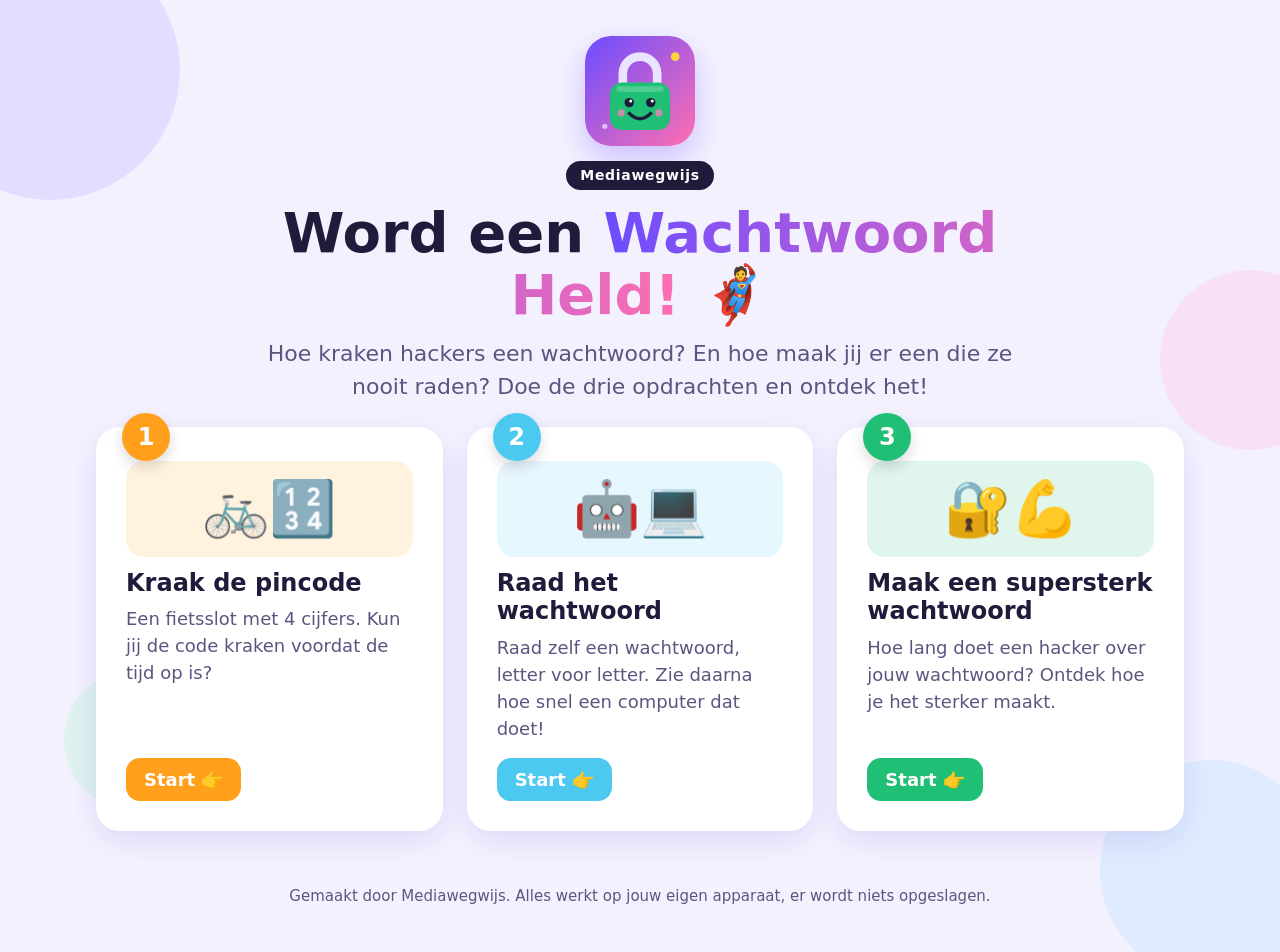
<file: index.html>
<!DOCTYPE html>
<html lang="nl">
<head>
  <meta charset="UTF-8">
  <meta name="viewport" content="width=device-width, initial-scale=1">
  <meta http-equiv="Content-Security-Policy" content="default-src 'self'; connect-src 'none'; form-action 'none'; img-src 'self'; manifest-src 'self'; style-src 'self'; script-src 'self'; base-uri 'none'">
  <meta name="referrer" content="no-referrer">
  <meta name="description" content="Drie opdrachten over wachtwoorden en hackers voor de basisschool. Kraak een pincode, raad een wachtwoord en maak een supersterk wachtwoord!">
  <title>Wachtwoord Held 🔐 MediaWegwijs</title>
  <link rel="icon" href="favicon.svg" type="image/svg+xml">
  <link rel="apple-touch-icon" href="apple-touch-icon.png">
  <link rel="manifest" href="manifest.webmanifest">
  <meta name="theme-color" content="#6c4cff">
  <link rel="stylesheet" href="assets/base.css">
  <link rel="stylesheet" href="assets/home.css">
</head>
<body>
  <div class="bg-shapes" aria-hidden="true">
    <span></span><span></span><span></span><span></span><span></span>
  </div>

  <header class="hero home-hero">
    <img src="favicon.svg" alt="" class="home-logo" width="120" height="120">
    <p class="badge">Mediawegwijs</p>
    <h1>Word een <span class="highlight">Wachtwoord Held!</span> 🦸</h1>
    <p class="lead">Hoe kraken hackers een wachtwoord? En hoe maak jij er een die ze nooit raden? Doe de drie opdrachten en ontdek het!</p>
  </header>

  <main class="home">
    <ol class="missions">
      <li>
        <a class="mission m1" href="opdracht-1/">
          <span class="mission-num">1</span>
          <span class="mission-art" aria-hidden="true">🚲🔢</span>
          <span class="mission-title">Kraak de pincode</span>
          <span class="mission-text">Een fietsslot met 4 cijfers. Kun jij de code kraken voordat de tijd op is?</span>
          <span class="mission-go">Start <span aria-hidden="true">👉</span></span>
        </a>
      </li>
      <li>
        <a class="mission m2" href="opdracht-2/">
          <span class="mission-num">2</span>
          <span class="mission-art" aria-hidden="true">🤖💻</span>
          <span class="mission-title">Raad het wachtwoord</span>
          <span class="mission-text">Raad zelf een wachtwoord, letter voor letter. Zie daarna hoe snel een computer dat doet!</span>
          <span class="mission-go">Start <span aria-hidden="true">👉</span></span>
        </a>
      </li>
      <li>
        <a class="mission m3" href="opdracht-3/">
          <span class="mission-num">3</span>
          <span class="mission-art" aria-hidden="true">🔐💪</span>
          <span class="mission-title">Maak een supersterk wachtwoord</span>
          <span class="mission-text">Hoe lang doet een hacker over jouw wachtwoord? Ontdek hoe je het sterker maakt.</span>
          <span class="mission-go">Start <span aria-hidden="true">👉</span></span>
        </a>
      </li>
    </ol>
  </main>

  <footer>
    <p>Gemaakt door Mediawegwijs. Alles werkt op jouw eigen apparaat, er wordt niets opgeslagen.</p>
  </footer>
</body>
</html>
</file>
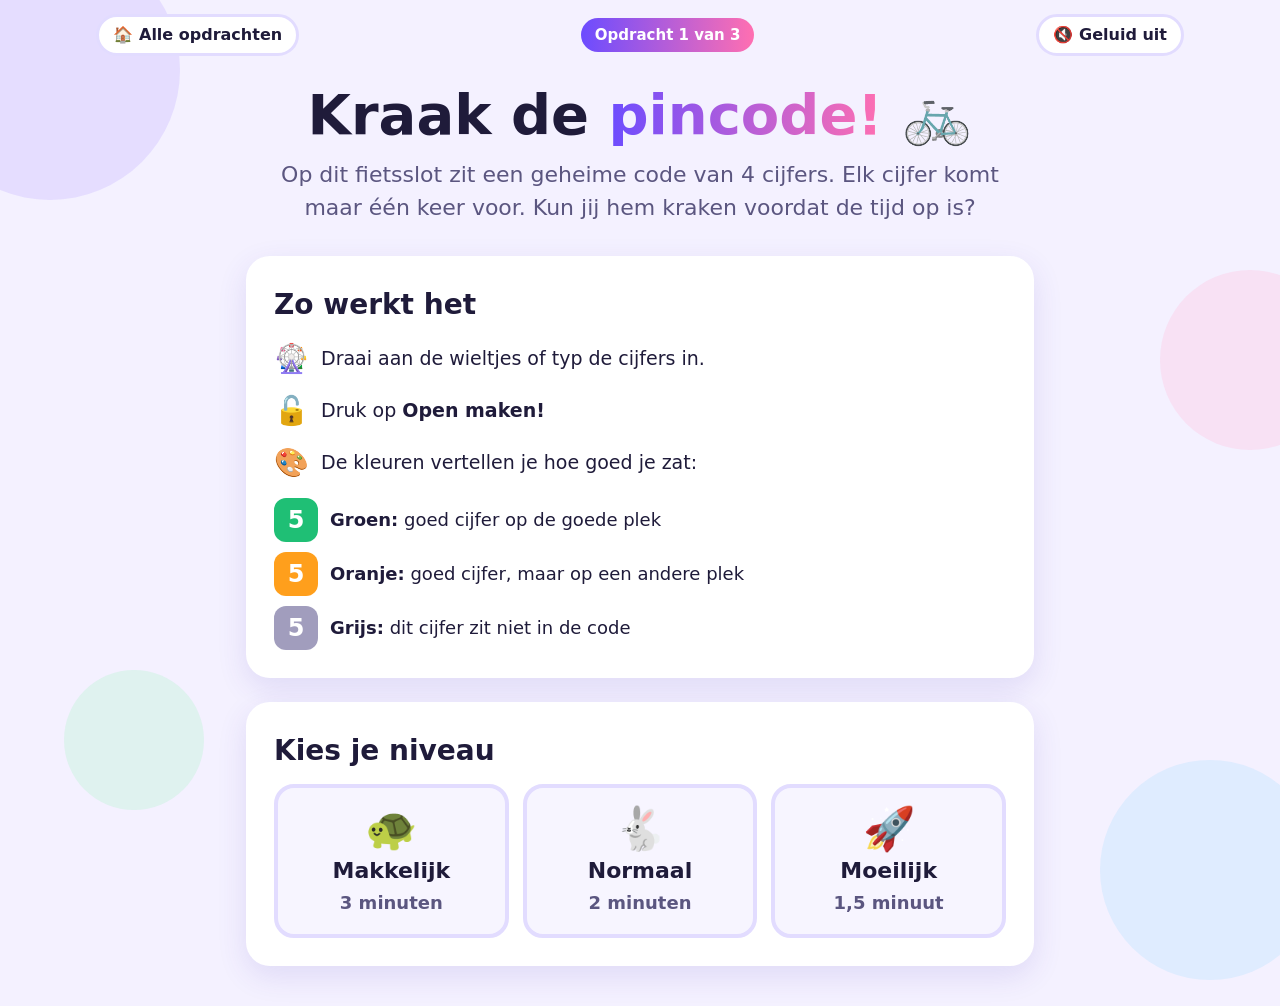
<file: opdracht-1/index.html>
<!DOCTYPE html>
<html lang="nl">
<head>
  <meta charset="UTF-8">
  <meta name="viewport" content="width=device-width, initial-scale=1">
  <meta http-equiv="Content-Security-Policy" content="default-src 'self'; connect-src 'none'; form-action 'none'; img-src 'self'; manifest-src 'self'; style-src 'self'; script-src 'self'; base-uri 'none'">
  <meta name="referrer" content="no-referrer">
  <meta name="description" content="Kraak de pincode van het fietsslot voordat de tijd op is!">
  <title>Opdracht 1: Kraak de pincode 🚲 Wachtwoord Held</title>
  <link rel="icon" href="../favicon.svg" type="image/svg+xml">
  <link rel="apple-touch-icon" href="../apple-touch-icon.png">
  <link rel="manifest" href="../manifest.webmanifest">
  <meta name="theme-color" content="#6c4cff">
  <link rel="stylesheet" href="../assets/base.css">
  <link rel="stylesheet" href="pincode.css">
</head>
<body data-screen="start">
  <div class="bg-shapes" aria-hidden="true">
    <span></span><span></span><span></span><span></span><span></span>
  </div>

  <nav class="topnav" aria-label="Navigatie">
    <a href="../">🏠 <span class="hide-small">Alle opdrachten</span></a>
    <span class="topnav-title">Opdracht 1 van 3</span>
    <button type="button" id="sound-toggle" aria-pressed="false">
      <span data-icon aria-hidden="true">🔇</span><span data-label class="hide-small">Geluid uit</span>
    </button>
  </nav>

  <!-- Startscherm -->
  <section class="start-screen" id="start-screen" aria-labelledby="start-titel">
    <header class="hero">
      <h1 id="start-titel">Kraak de <span class="highlight">pincode!</span> 🚲</h1>
      <p class="lead">Op dit fietsslot zit een geheime code van 4 cijfers. Elk cijfer komt maar één keer voor. Kun jij hem kraken voordat de tijd op is?</p>
    </header>

    <div class="card how">
      <h2>Zo werkt het</h2>
      <ol class="how-steps">
        <li><span class="how-icon" aria-hidden="true">🎡</span><span>Draai aan de wieltjes of typ de cijfers in.</span></li>
        <li><span class="how-icon" aria-hidden="true">🔓</span><span>Druk op <strong>Open maken!</strong></span></li>
        <li><span class="how-icon" aria-hidden="true">🎨</span><span>De kleuren vertellen je hoe goed je zat:</span></li>
      </ol>
      <ul class="legend">
        <li><span class="tile green">5</span><span><strong>Groen:</strong> goed cijfer op de goede plek</span></li>
        <li><span class="tile orange">5</span><span><strong>Oranje:</strong> goed cijfer, maar op een andere plek</span></li>
        <li><span class="tile grey">5</span><span><strong>Grijs:</strong> dit cijfer zit niet in de code</span></li>
      </ul>
    </div>

    <div class="card levels">
      <h2>Kies je niveau</h2>
      <div class="level-buttons">
        <button type="button" class="level" data-seconds="180"><span class="level-emoji" aria-hidden="true">🐢</span><strong>Makkelijk</strong><span>3 minuten</span></button>
        <button type="button" class="level" data-seconds="120"><span class="level-emoji" aria-hidden="true">🐇</span><strong>Normaal</strong><span>2 minuten</span></button>
        <button type="button" class="level" data-seconds="90"><span class="level-emoji" aria-hidden="true">🚀</span><strong>Moeilijk</strong><span>1,5 minuut</span></button>
      </div>
    </div>
  </section>

  <!-- Spel -->
  <main class="game" id="game" hidden>
    <section class="lock-area" aria-label="Fietsslot">
      <div class="hud">
        <div class="hud-pill timer" id="timer" role="timer" aria-live="off">⏱️ <span id="time-left">2:00</span></div>
        <div class="hud-pill">🔁 <span id="attempts">0</span> <span class="hide-small" id="attempts-word">pogingen</span></div>
      </div>

      <div class="bike-lock" id="lock" data-mood="neutral">
        <svg class="cable" viewBox="0 0 460 130" aria-hidden="true" preserveAspectRatio="none">
          <path class="cable-base" d="M60 130 V95 C60 8 400 8 400 95 V130"/>
          <path class="cable-stripes" d="M60 130 V95 C60 8 400 8 400 95 V130"/>
        </svg>
        <div class="lock-body">
          <div class="lock-face" aria-hidden="true">
            <svg viewBox="0 0 100 80">
              <circle class="cheek" cx="18" cy="52" r="7"/>
              <circle class="cheek" cx="82" cy="52" r="7"/>
              <g class="eye eye-l"><circle cx="32" cy="32" r="12" fill="#fff"/><circle class="pupil" cx="32" cy="33" r="6" fill="#1f1b3a"/></g>
              <g class="eye eye-r"><circle cx="68" cy="32" r="12" fill="#fff"/><circle class="pupil" cx="68" cy="33" r="6" fill="#1f1b3a"/></g>
              <path class="mouth" id="mouth" d="M38 60 Q50 60 62 60"/>
            </svg>
          </div>
          <div class="wheels" id="wheels" role="group" aria-label="Cijferwieltjes"></div>
        </div>
      </div>

      <button type="button" class="btn green open-btn" id="open-btn">🔓 Open maken!</button>

      <div class="numpad" id="numpad" aria-label="Cijfers typen">
        <button type="button" data-digit="1">1</button>
        <button type="button" data-digit="2">2</button>
        <button type="button" data-digit="3">3</button>
        <button type="button" data-digit="4">4</button>
        <button type="button" data-digit="5">5</button>
        <button type="button" data-digit="6">6</button>
        <button type="button" data-digit="7">7</button>
        <button type="button" data-digit="8">8</button>
        <button type="button" data-digit="9">9</button>
        <button type="button" data-digit="0">0</button>
        <button type="button" data-action="back" aria-label="Vorig wieltje">⬅️</button>
      </div>
      <p class="toast" id="toast" role="status" aria-live="polite"></p>
    </section>

    <aside class="card history" aria-labelledby="history-titel">
      <h2 id="history-titel">📜 Jouw pogingen</h2>
      <ul class="legend small">
        <li><span class="tile green"></span>Goede plek</li>
        <li><span class="tile orange"></span>Andere plek</li>
        <li><span class="tile grey"></span>Zit er niet in</li>
      </ul>
      <ol class="history-list" id="history-list" reversed></ol>
      <p class="history-empty" id="history-empty">Nog geen pogingen. Draai aan de wieltjes en druk op <strong>Open maken!</strong></p>
    </aside>
  </main>

  <!-- Resultaat -->
  <div class="overlay" id="overlay" hidden>
    <div class="dialog" role="dialog" aria-modal="true" aria-labelledby="dialog-titel">
      <span class="big-emoji" id="dialog-emoji" aria-hidden="true">🎉</span>
      <h2 id="dialog-titel">Gekraakt!</h2>
      <p id="dialog-text"></p>
      <div class="stats" id="dialog-stats"></div>
      <p class="lesson" id="dialog-lesson"></p>
      <div class="actions">
        <button type="button" class="btn" id="again-btn">🔁 Nog een keer</button>
        <button type="button" class="btn secondary" id="level-btn">🎚️ Ander niveau</button>
        <a class="btn green" href="../opdracht-2/" id="next-btn">Naar opdracht 2 👉</a>
      </div>
    </div>
  </div>

  <script src="../assets/common.js"></script>
  <script src="pincode.js"></script>
</body>
</html>
</file>
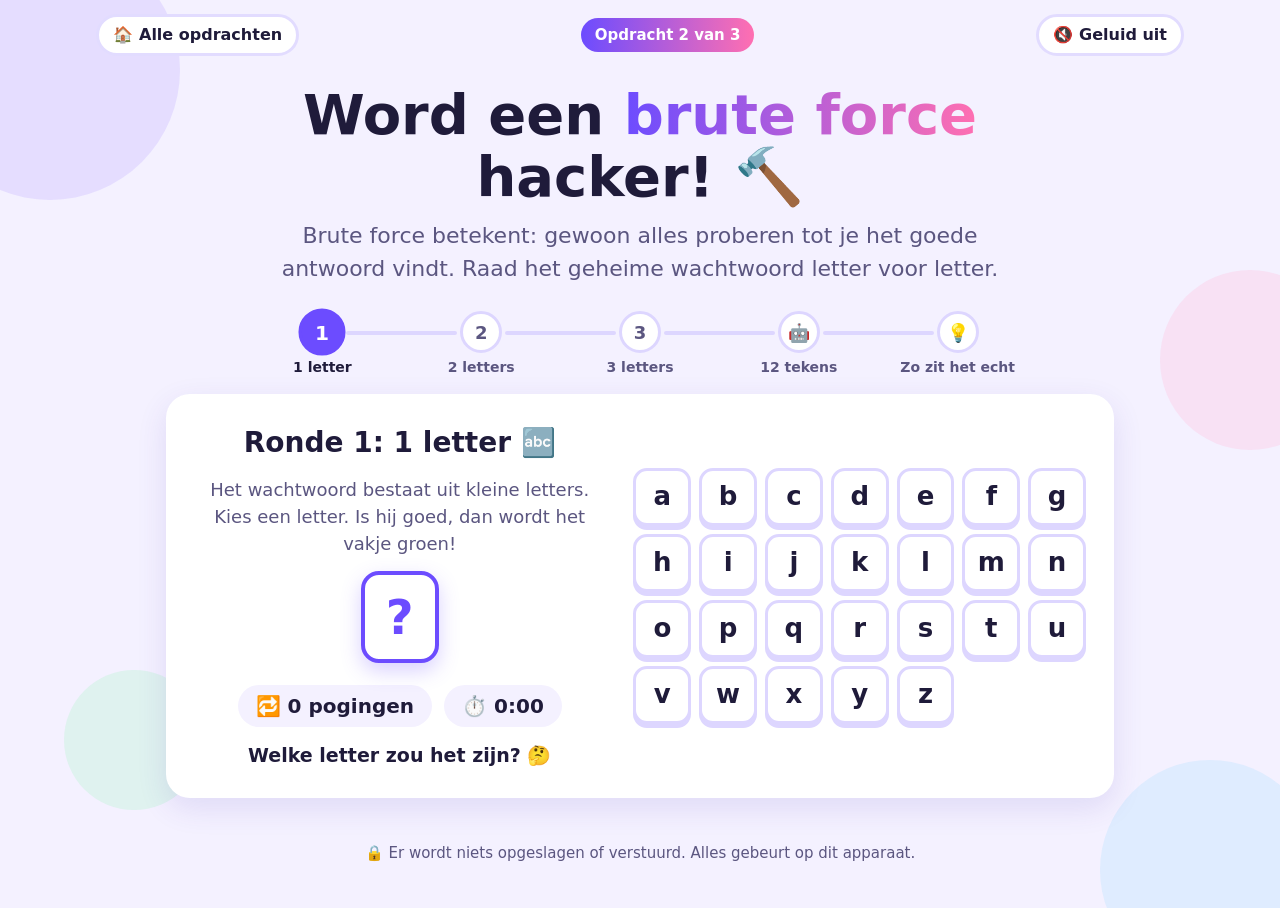
<file: opdracht-2/index.html>
<!DOCTYPE html>
<html lang="nl">
<head>
  <meta charset="UTF-8">
  <meta name="viewport" content="width=device-width, initial-scale=1">
  <meta http-equiv="Content-Security-Policy" content="default-src 'self'; connect-src 'none'; form-action 'none'; img-src 'self'; manifest-src 'self'; style-src 'self'; script-src 'self'; base-uri 'none'">
  <meta name="referrer" content="no-referrer">
  <meta name="description" content="Ontdek hoe brute force werkt: raad een wachtwoord letter voor letter en zie hoe een computer het doet.">
  <title>Opdracht 2: Brute force 🔨 Wachtwoord Held</title>
  <link rel="icon" href="../favicon.svg" type="image/svg+xml">
  <link rel="apple-touch-icon" href="../apple-touch-icon.png">
  <link rel="manifest" href="../manifest.webmanifest">
  <meta name="theme-color" content="#6c4cff">
  <link rel="stylesheet" href="../assets/base.css">
  <link rel="stylesheet" href="brute.css">
</head>
<body>
  <div class="bg-shapes" aria-hidden="true">
    <span></span><span></span><span></span><span></span><span></span>
  </div>

  <nav class="topnav" aria-label="Navigatie">
    <a href="../">🏠 <span class="hide-small">Alle opdrachten</span></a>
    <span class="topnav-title">Opdracht 2 van 3</span>
    <button type="button" id="sound-toggle" aria-pressed="false">
      <span data-icon aria-hidden="true">🔇</span><span data-label class="hide-small">Geluid uit</span>
    </button>
  </nav>

  <header class="hero">
    <h1>Word een <span class="highlight">brute force</span> hacker! 🔨</h1>
    <p class="lead">Brute force betekent: gewoon alles proberen tot je het goede antwoord vindt. Raad het geheime wachtwoord letter voor letter.</p>
  </header>

  <ol class="steps-bar" id="steps" aria-label="Voortgang">
    <li data-step="0"><span class="dot">1</span><span class="step-label">1 letter</span></li>
    <li data-step="1"><span class="dot">2</span><span class="step-label">2 letters</span></li>
    <li data-step="2"><span class="dot">3</span><span class="step-label">3 letters</span></li>
    <li data-step="3"><span class="dot">🤖</span><span class="step-label">12 tekens</span></li>
    <li data-step="4"><span class="dot">💡</span><span class="step-label">Zo zit het echt</span></li>
  </ol>

  <main class="brute">
    <!-- Zelf raden -->
    <section class="card stage" id="stage-guess" aria-labelledby="round-title">
      <div class="guess-left">
        <h2 id="round-title">Ronde 1: 1 letter 🔤</h2>
        <p class="sub" id="round-sub">Het wachtwoord bestaat uit kleine letters. Kies een letter. Is hij goed, dan wordt het vakje groen!</p>
        <div class="slots" id="slots" aria-label="Het geheime wachtwoord"></div>
        <div class="hud">
          <div class="hud-pill">🔁 <span id="tries">0</span> <span id="tries-word">pogingen</span></div>
          <div class="hud-pill">⏱️ <span id="clock">0:00</span></div>
        </div>
        <p class="guess-msg" id="guess-msg" aria-live="polite">Welke letter zou het zijn? 🤔</p>
      </div>
      <div class="keyboard" id="keyboard" aria-label="Letters"></div>
    </section>

    <!-- Ronde klaar -->
    <section class="card stage done-card" id="stage-done" hidden aria-labelledby="done-title">
      <span class="big-emoji" aria-hidden="true">🎉</span>
      <h2 id="done-title">Gekraakt!</h2>
      <p id="done-text"></p>
      <div class="stats" id="done-stats"></div>
      <p class="lesson" id="done-lesson"></p>
      <button type="button" class="btn green" id="next-round">Volgende 👉</button>
    </section>

    <!-- De computer -->
    <section class="card stage" id="stage-computer" hidden aria-labelledby="cpu-title">
      <h2 id="cpu-title">Nu een wachtwoord van 12 tekens! 😱</h2>
      <p class="sub">Dit wachtwoord heeft ook hoofdletters, cijfers en leestekens. Met de hand duurt dat veel te lang. Gelukkig heeft een hacker een computer die nooit moe wordt. Hij probeert op elke plek alle tekens, één voor één.</p>

      <div class="monitor">
        <div class="screen">
          <div class="groups" id="cpu-groups" aria-hidden="true">
            <span data-g="0">abc</span><span data-g="1">ABC</span><span data-g="2">123</span><span data-g="3">!?#</span>
          </div>
          <div class="reels" id="reels" aria-hidden="true"></div>
          <div class="screen-info">
            <span>Pogingen: <b id="cpu-count">0</b></span>
            <span id="cpu-status">Klaar om te starten</span>
          </div>
          <ol class="cpu-log" id="cpu-log" aria-hidden="true"></ol>
        </div>
        <div class="monitor-stand" aria-hidden="true"></div>
      </div>

      <div class="cpu-actions">
        <button type="button" class="btn" id="cpu-start">🤖 Laat de computer het doen</button>
      </div>
      <div class="cpu-result" id="cpu-result" hidden>
        <p id="cpu-result-text" aria-live="polite"></p>
        <button type="button" class="btn green" id="to-truth">Maar wacht eens even... 🤔</button>
      </div>
    </section>

    <!-- Zo zit het echt -->
    <section class="stage truth" id="stage-truth" hidden aria-labelledby="truth-title">
      <div class="card">
        <h2 id="truth-title">Een echte hacker krijgt geen hints! 🕵️</h2>
        <p>Tot nu toe hoorde je bij elke letter of hij goed was. Zo werkt het in het echt niet. Een website zegt alleen: <strong>wachtwoord fout</strong>. De hacker moet dus elk wachtwoord in zijn geheel proberen.</p>
        <p>Kijk hoe snel het aantal mogelijkheden groeit bij elke letter die erbij komt. En dan tellen we alleen nog maar kleine letters!</p>
        <ul class="grow">
          <li><span class="grow-len">1 letter</span><span class="grow-bar w1" aria-hidden="true"></span><b>26</b></li>
          <li><span class="grow-len">2 letters</span><span class="grow-bar w2" aria-hidden="true"></span><b>676</b></li>
          <li><span class="grow-len">3 letters</span><span class="grow-bar w3" aria-hidden="true"></span><b>17.576</b></li>
          <li><span class="grow-len">6 letters</span><span class="grow-bar w6" aria-hidden="true"></span><b>308.915.776</b></li>
          <li class="huge"><span class="grow-len">12 letters</span><span class="grow-bar w12" aria-hidden="true"></span><b>95.428.956.661.682.176</b></li>
        </ul>
        <p class="big-word">Dat is <strong>95 biljard</strong> mogelijke wachtwoorden! 🤯</p>
        <p class="more-word">En met hoofdletters, cijfers en leestekens erbij? Dan zijn er op elke plek 72 tekens in plaats van 26. Dat geeft <strong>19 triljard</strong> mogelijkheden!</p>
      </div>

      <div class="card demo" id="demo">
        <span class="demo-badge">🎬 Simulatie</span>
        <h3>Zo werkt brute force</h3>
        <p class="sub">De computer probeert elk wachtwoord, één voor één. Op het laatste vakje gaat hij alle tekens af: kleine letters, hoofdletters, cijfers en leestekens. Daarna schuift het vakje ervoor één teken op, net als een kilometerteller. In het begin gaat het expres langzaam zodat je kunt zien wat er gebeurt.</p>

        <div class="login" id="login">
          <div class="login-head"><span aria-hidden="true">🔐</span> Inloggen</div>
          <div class="login-row"><span class="login-label">Naam</span><span class="login-user">juf.anna</span></div>
          <div class="login-label">Wachtwoord</div>
          <div class="pw-boxes" id="pw-boxes" aria-hidden="true"></div>
          <div class="login-bottom">
            <span class="login-btn" id="login-btn">Inloggen</span>
            <span class="login-msg" id="login-msg"></span>
          </div>
          <span class="cursor" id="cursor" aria-hidden="true"></span>
          <span class="robot" id="robot" aria-hidden="true">🤖</span>
        </div>

        <div class="demo-stats">
          <div class="demo-pill"><span>Pogingen</span><b id="demo-count">0</b></div>
          <div class="demo-pill"><span>Snelheid</span><b id="demo-speed">1 per seconde</b></div>
        </div>
        <p class="demo-caption" id="demo-caption" aria-live="polite">✋ Zo zou jij het doen: één voor één.</p>
        <div class="demo-actions">
          <button type="button" class="btn secondary" id="demo-pause">⏸️ Pauze</button>
          <button type="button" class="btn secondary" id="demo-restart">🔁 Opnieuw</button>
        </div>
      </div>

      <div class="card howlong">
        <h3>⏳ Hoe lang duurt het om álles te proberen?</h3>
        <p class="sub">Met de hand probeer je 1 wachtwoord per seconde, zonder te slapen of te eten. Een snelle computer probeert er 10 miljard per seconde.</p>
        <div class="hl-grid">
          <div class="hl-head hl-empty"></div>
          <div class="hl-head"><span aria-hidden="true">✋</span> Met de hand</div>
          <div class="hl-head"><span aria-hidden="true">🤖</span> Met een snelle computer</div>

          <div class="hl-row-label"><strong>12 kleine letters</strong><code>zonnebloemen</code><span>95 biljard mogelijkheden</span></div>
          <div class="hl-cell hand"><b>ruim 3 miljard jaar</b><span>Toen waren er nog niet eens dinosaurussen! 🦕</span></div>
          <div class="hl-cell ok"><b>ongeveer 110 dagen</b><span>✅ Dat kan dus wél! Maar het duurt best lang.</span></div>

          <div class="hl-row-label"><strong>12 tekens gemengd</strong><code>Zon!B1oem#7x</code><span>19 triljard mogelijkheden</span></div>
          <div class="hl-cell hand"><b>615 biljoen jaar</b><span>Veel langer dan de aarde bestaat! 🌍</span></div>
          <div class="hl-cell no"><b>ruim 61.000 jaar</b><span>❌ Zelfs de computer lukt het niet!</span></div>
        </div>
      </div>

      <div class="card sim">
        <span class="demo-badge real">⚡ Echte snelheid</span>
        <h3>Laat de computer alles proberen</h3>
        <p class="sub">Dit is hoe snel een echte computer het doet: 10 miljard wachtwoorden per seconde! Hij begint bij <code>aaaaaaaaaaaa</code> en probeert hier alleen kleine letters.</p>
        <div class="sim-screen">
          <span class="sim-label">Geprobeerd</span>
          <span class="sim-count" id="sim-count">0</span>
          <div class="sim-track" aria-hidden="true"><div class="sim-bar" id="sim-bar"></div></div>
          <span class="sim-pct"><span id="sim-pct">0,000000</span>% van alle wachtwoorden</span>
        </div>
        <button type="button" class="btn" id="sim-btn">▶️ Start de computer</button>
        <p class="sim-note" id="sim-note" aria-live="polite"></p>
      </div>

      <div class="card final">
        <h3>💡 Wat heb je geleerd?</h3>
        <ul class="tip-list">
          <li><span class="tip-icon" aria-hidden="true">🔨</span><span>Brute force is alles proberen. Een computer doet dat razendsnel.</span></li>
          <li><span class="tip-icon" aria-hidden="true">📏</span><span>Elke letter extra maakt het aantal mogelijkheden <strong>26 keer</strong> zo groot. Met alle soorten tekens zelfs <strong>72 keer</strong>!</span></li>
          <li><span class="tip-icon" aria-hidden="true">🔠</span><span>Gebruik je ook hoofdletters, cijfers en tekens? Dan wordt het nog véél moeilijker!</span></li>
        </ul>
        <div class="final-actions">
          <a class="btn green" href="../opdracht-3/">Naar opdracht 3 👉</a>
          <button type="button" class="btn secondary" id="restart">🔁 Opnieuw beginnen</button>
        </div>
      </div>
    </section>
  </main>

  <footer>
    <p>🔒 Er wordt niets opgeslagen of verstuurd. Alles gebeurt op dit apparaat.</p>
  </footer>

  <script src="../assets/common.js"></script>
  <script src="brute.js"></script>
</body>
</html>
</file>
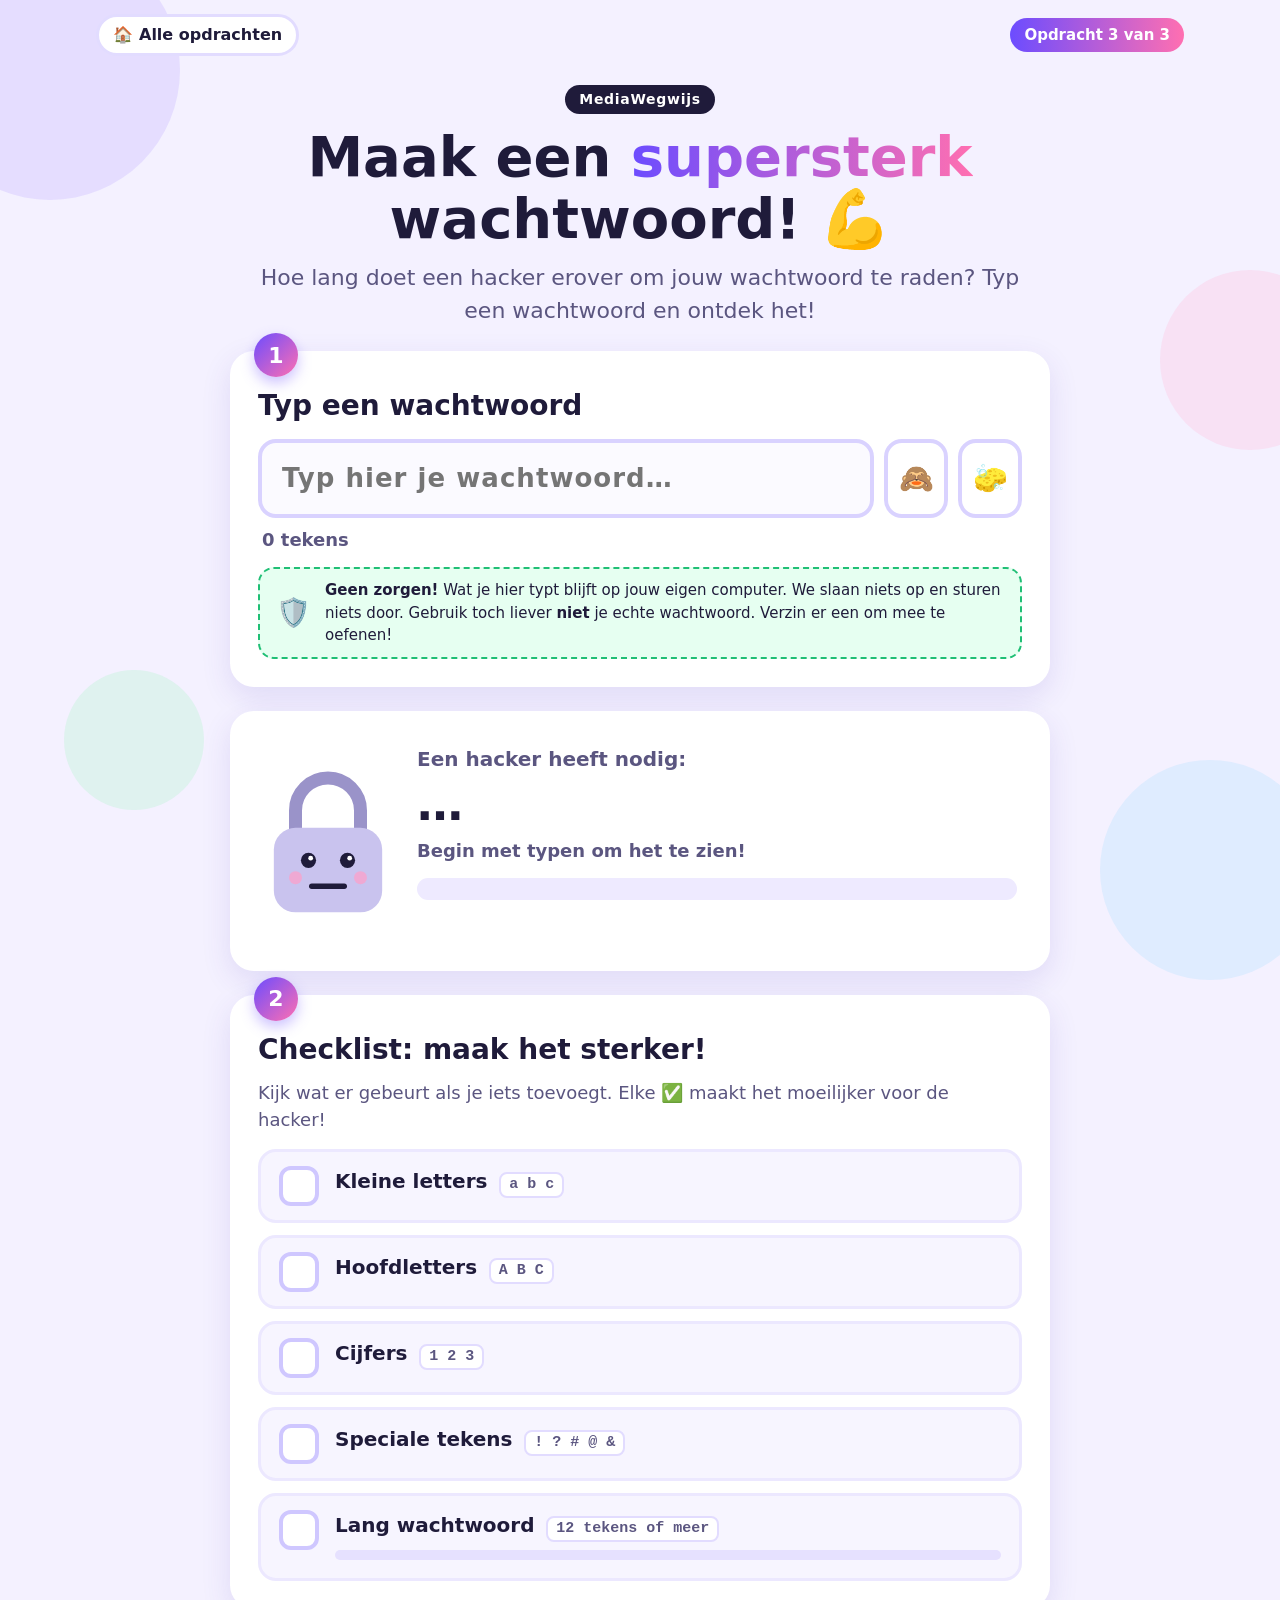
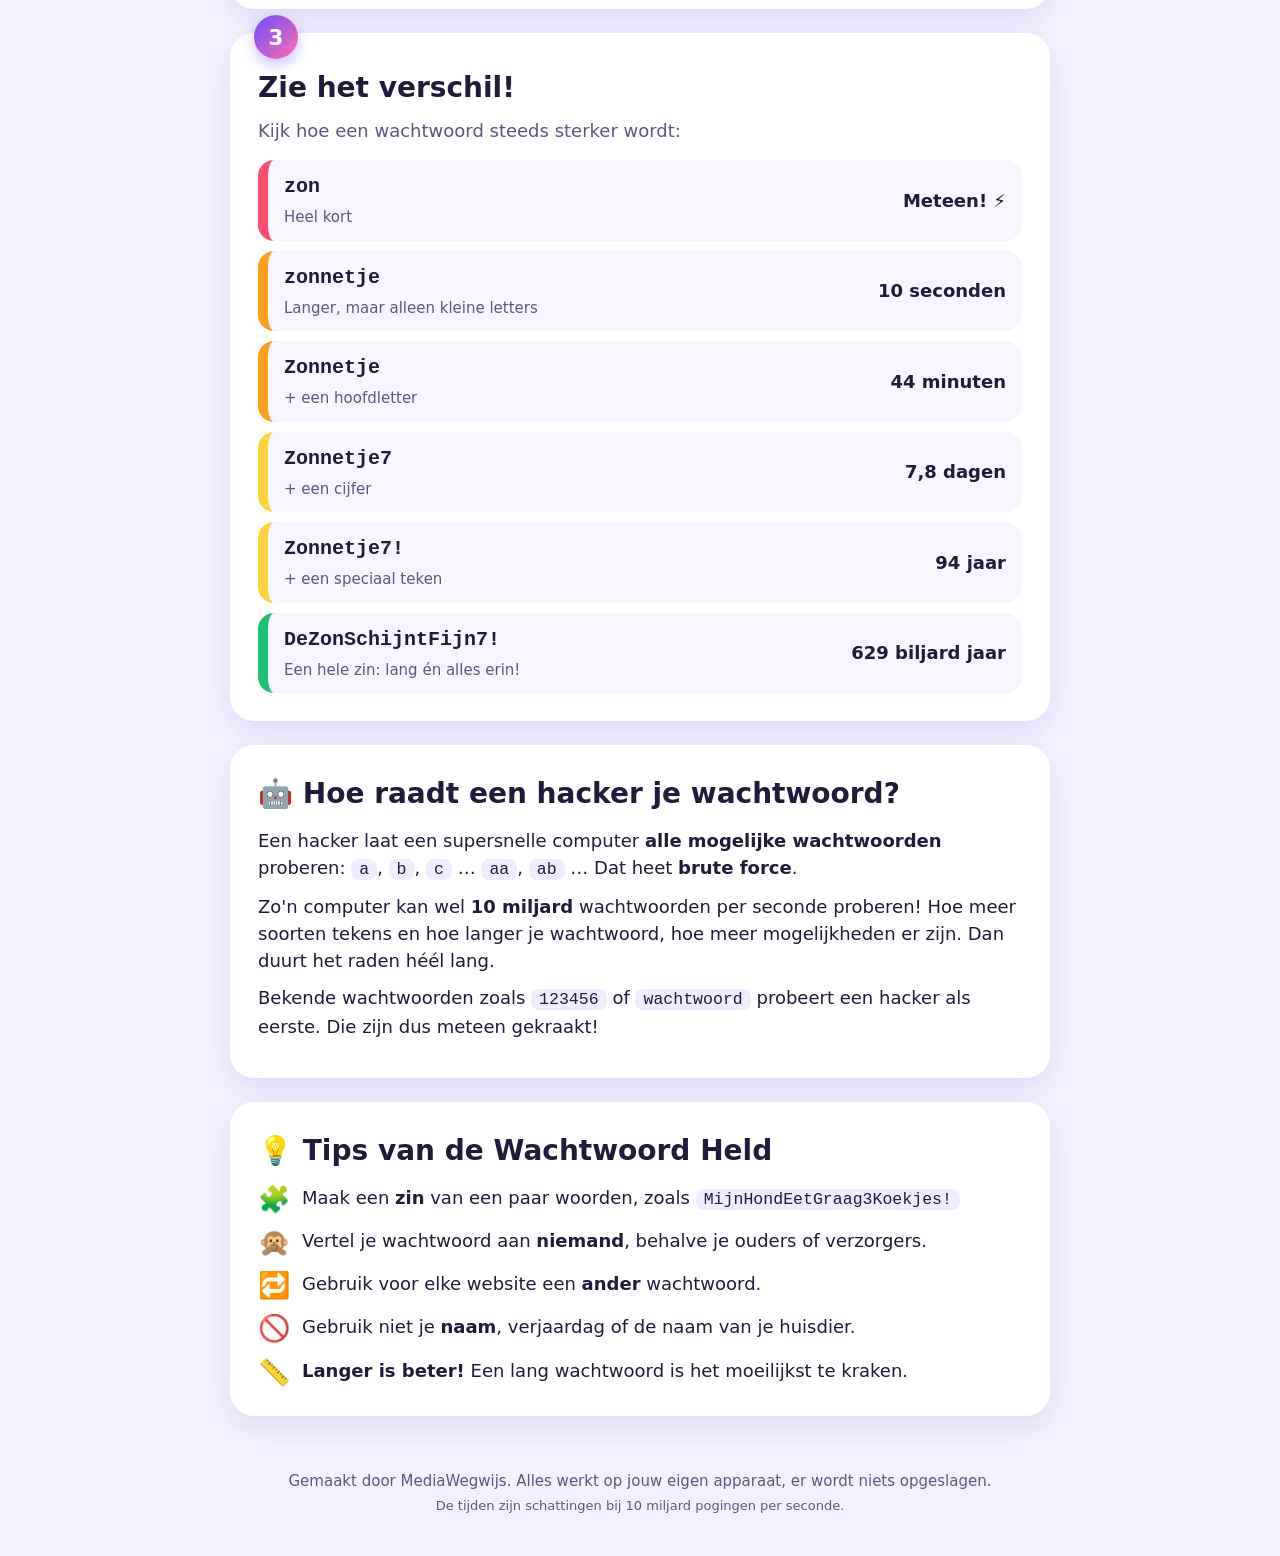
<file: opdracht-3/index.html>
<!DOCTYPE html>
<html lang="nl">
<head>
  <meta charset="UTF-8">
  <meta name="viewport" content="width=device-width, initial-scale=1">
  <!-- Alles draait lokaal: geen verbindingen naar buiten toegestaan -->
  <meta http-equiv="Content-Security-Policy" content="default-src 'self'; connect-src 'none'; form-action 'none'; img-src 'self'; manifest-src 'self'; style-src 'self'; script-src 'self'; base-uri 'none'">
  <meta name="referrer" content="no-referrer">
  <meta name="description" content="Leer hoe je een supersterk wachtwoord maakt! Zie hoe lang een hacker erover doet om jouw wachtwoord te raden.">
  <title>Opdracht 3: Maak een sterk wachtwoord 🔐 Wachtwoord Held</title>
  <link rel="icon" href="../favicon.svg" type="image/svg+xml">
  <link rel="apple-touch-icon" href="../apple-touch-icon.png">
  <link rel="manifest" href="../manifest.webmanifest">
  <meta name="theme-color" content="#6c4cff">
  <link rel="stylesheet" href="../assets/base.css">
  <link rel="stylesheet" href="wachtwoord.css">
</head>
<body>
  <div class="bg-shapes" aria-hidden="true">
    <span></span><span></span><span></span><span></span><span></span>
  </div>

  <nav class="topnav" aria-label="Navigatie">
    <a href="../">🏠 <span class="hide-small">Alle opdrachten</span></a>
    <span class="topnav-title">Opdracht 3 van 3</span>
  </nav>

  <header class="hero">
    <p class="badge">MediaWegwijs</p>
    <h1>Maak een <span class="highlight">supersterk</span> wachtwoord! 💪</h1>
    <p class="lead">Hoe lang doet een hacker erover om jouw wachtwoord te raden? Typ een wachtwoord en ontdek het!</p>
  </header>

  <main>
    <div class="play" id="play">
    <!-- Stap 1 -->
    <section class="card step typer" aria-labelledby="stap1-titel">
      <div class="step-number" aria-hidden="true">1</div>
      <h2 id="stap1-titel">Typ een wachtwoord</h2>
      <div class="input-row">
        <label for="password" class="visually-hidden">Wachtwoord</label>
        <input id="password" type="password" placeholder="Typ hier je wachtwoord…"
               autocomplete="off" autocapitalize="off" autocorrect="off" spellcheck="false"
               data-lpignore="true" data-1p-ignore data-form-type="other" maxlength="128">
        <button type="button" id="toggle" class="icon-btn" aria-pressed="false" aria-label="Laat wachtwoord zien">
          <span aria-hidden="true">🙈</span>
        </button>
        <button type="button" id="clear" class="icon-btn" aria-label="Wis wachtwoord">
          <span aria-hidden="true">🧽</span>
        </button>
      </div>
      <p class="char-count"><span><span id="length">0</span> tekens</span><span class="mini-privacy">🛡️ Wordt nergens opgeslagen</span></p>
      <ul class="mini-checks" aria-hidden="true">
        <li data-check="lower">abc</li>
        <li data-check="upper">ABC</li>
        <li data-check="digit">123</li>
        <li data-check="symbol">!?#</li>
        <li data-check="long">12+ <span class="mini-len" id="mini-len">0/12</span></li>
      </ul>
      <div class="privacy" role="note">
        <span class="privacy-icon" aria-hidden="true">🛡️</span>
        <p><strong>Geen zorgen!</strong> Wat je hier typt blijft op jouw eigen computer. We slaan niets op en sturen niets door. Gebruik toch liever <strong>niet</strong> je echte wachtwoord. Verzin er een om mee te oefenen!</p>
      </div>
    </section>

    <!-- Resultaat -->
    <section class="card result" id="result" aria-labelledby="result-titel" data-level="none">
      <div class="mascot-wrap">
        <svg class="mascot" viewBox="0 0 120 140" aria-hidden="true">
          <path class="shackle" d="M30 62 V42 a30 30 0 0 1 60 0 V62" fill="none" stroke-width="12" stroke-linecap="round"/>
          <rect class="body" x="10" y="58" width="100" height="78" rx="20"/>
          <circle cx="42" cy="88" r="7" fill="#1f1b3a"/>
          <circle cx="78" cy="88" r="7" fill="#1f1b3a"/>
          <circle cx="44" cy="86" r="2.2" fill="#fff"/>
          <circle cx="80" cy="86" r="2.2" fill="#fff"/>
          <circle class="cheek" cx="30" cy="104" r="6"/>
          <circle class="cheek" cx="90" cy="104" r="6"/>
          <path id="mouth" d="M45 112 Q60 112 75 112" fill="none" stroke="#1f1b3a" stroke-width="5" stroke-linecap="round"/>
        </svg>
      </div>
      <div class="result-text">
        <h2 id="result-titel">Een hacker heeft nodig:</h2>
        <p class="crack-time" id="crack-time" aria-live="polite">…</p>
        <p class="crack-compare" id="crack-compare">Begin met typen om het te zien!</p>
        <div class="meter" role="meter" aria-label="Sterkte van het wachtwoord" aria-valuemin="0" aria-valuemax="4" aria-valuenow="0" id="meter">
          <div class="meter-fill" id="meter-fill"></div>
        </div>
        <p class="strength-label" id="strength-label">&nbsp;</p>
        <p class="warning" id="warning" hidden></p>
        <p class="next-tip" id="next-tip" hidden></p>
      </div>
    </section>
    </div>

    <!-- Stap 2 -->
    <section class="card step" aria-labelledby="stap2-titel">
      <div class="step-number" aria-hidden="true">2</div>
      <h2 id="stap2-titel">Checklist: maak het sterker!</h2>
      <p class="sub">Kijk wat er gebeurt als je iets toevoegt. Elke ✅ maakt het moeilijker voor de hacker!</p>
      <ul class="checklist" id="checklist">
        <li data-check="lower">
          <span class="check" aria-hidden="true"></span>
          <div>
            <strong>Kleine letters</strong> <span class="example">a b c</span>
            <p class="gain"></p>
          </div>
        </li>
        <li data-check="upper">
          <span class="check" aria-hidden="true"></span>
          <div>
            <strong>Hoofdletters</strong> <span class="example">A B C</span>
            <p class="gain"></p>
          </div>
        </li>
        <li data-check="digit">
          <span class="check" aria-hidden="true"></span>
          <div>
            <strong>Cijfers</strong> <span class="example">1 2 3</span>
            <p class="gain"></p>
          </div>
        </li>
        <li data-check="symbol">
          <span class="check" aria-hidden="true"></span>
          <div>
            <strong>Speciale tekens</strong> <span class="example">! ? # @ &amp;</span>
            <p class="gain"></p>
          </div>
        </li>
        <li data-check="long">
          <span class="check" aria-hidden="true"></span>
          <div>
            <strong>Lang wachtwoord</strong> <span class="example">12 tekens of meer</span>
            <div class="length-bar" aria-hidden="true"><div class="length-fill" id="length-fill"></div></div>
            <p class="gain"></p>
          </div>
        </li>
      </ul>
      <p class="all-done" id="all-done" hidden>🎉 Wauw! Alles afgevinkt. Jij bent een echte Wachtwoord Held!</p>
    </section>

    <!-- Stap 3 -->
    <section class="card step" aria-labelledby="stap3-titel">
      <div class="step-number" aria-hidden="true">3</div>
      <h2 id="stap3-titel">Zie het verschil!</h2>
      <p class="sub">Kijk hoe een wachtwoord steeds sterker wordt:</p>
      <ol class="ladder" id="ladder"></ol>
    </section>

    <!-- Uitleg -->
    <section class="card info" aria-labelledby="hoe-titel">
      <h2 id="hoe-titel">🤖 Hoe raadt een hacker je wachtwoord?</h2>
      <p>Een hacker laat een supersnelle computer <strong>alle mogelijke wachtwoorden</strong> proberen: <code>a</code>, <code>b</code>, <code>c</code> … <code>aa</code>, <code>ab</code> … Dat heet <strong>brute force</strong>.</p>
      <p>Zo'n computer kan wel <strong>10 miljard</strong> wachtwoorden per seconde proberen! Hoe meer soorten tekens en hoe langer je wachtwoord, hoe meer mogelijkheden er zijn. Dan duurt het raden héél lang.</p>
      <p>Bekende wachtwoorden zoals <code>123456</code> of <code>wachtwoord</code> probeert een hacker als eerste. Die zijn dus meteen gekraakt!</p>
    </section>

    <section class="card tips" aria-labelledby="tips-titel">
      <h2 id="tips-titel">💡 Tips van de Wachtwoord Held</h2>
      <ul class="tip-list">
        <li><span class="tip-icon" aria-hidden="true">🧩</span><span>Maak een <strong>zin</strong> van een paar woorden, zoals <code>MijnHondEetGraag3Koekjes!</code></span></li>
        <li><span class="tip-icon" aria-hidden="true">🙊</span><span>Vertel je wachtwoord aan <strong>niemand</strong>, behalve je ouders of verzorgers.</span></li>
        <li><span class="tip-icon" aria-hidden="true">🔁</span><span>Gebruik voor elke website een <strong>ander</strong> wachtwoord.</span></li>
        <li><span class="tip-icon" aria-hidden="true">🚫</span><span>Gebruik niet je <strong>naam</strong>, verjaardag of de naam van je huisdier.</span></li>
        <li><span class="tip-icon" aria-hidden="true">📏</span><span><strong>Langer is beter!</strong> Een lang wachtwoord is het moeilijkst te kraken.</span></li>
      </ul>
    </section>
  </main>

  <footer>
    <p>Gemaakt door MediaWegwijs. Alles werkt op jouw eigen apparaat, er wordt niets opgeslagen.</p>
    <p class="small">De tijden zijn schattingen bij 10 miljard pogingen per seconde.</p>
  </footer>

  <script src="../assets/common.js"></script>
  <script src="script.js"></script>
</body>
</html>
</file>
<file: assets/base.css>
:root {
  --bg: #f4f1ff;
  --ink: #1f1b3a;
  --muted: #5b5680;
  --card: #ffffff;
  --primary: #6c4cff;
  --primary-2: #ff6fb1;
  --lvl-0: #ff4d6d;
  --lvl-1: #ff9f1c;
  --lvl-2: #ffd23f;
  --lvl-3: #7bd389;
  --lvl-4: #1fbf75;
  --radius: 24px;
  --shadow: 0 10px 30px rgba(76, 52, 180, 0.12);
  --font: "Nunito", "Trebuchet MS", "Segoe UI", system-ui, -apple-system, sans-serif;
}

* { box-sizing: border-box; }

html { scroll-behavior: smooth; }

body {
  margin: 0;
  font-family: var(--font);
  color: var(--ink);
  background: var(--bg);
  line-height: 1.5;
  font-size: 18px;
  overflow-x: hidden;
}

.visually-hidden {
  position: absolute !important;
  width: 1px; height: 1px;
  overflow: hidden; clip: rect(0 0 0 0);
  white-space: nowrap;
}

/* Achtergrond-bubbels */
.bg-shapes { position: fixed; inset: 0; z-index: -1; pointer-events: none; }
.bg-shapes span {
  position: absolute; border-radius: 50%; opacity: .35;
  animation: float 14s ease-in-out infinite;
}
.bg-shapes span:nth-child(1) { width: 260px; height: 260px; background: #c9b8ff; top: -60px; left: -80px; }
.bg-shapes span:nth-child(2) { width: 180px; height: 180px; background: #ffc2e0; top: 30%; right: -60px; animation-delay: -3s; }
.bg-shapes span:nth-child(3) { width: 140px; height: 140px; background: #b8f2d0; bottom: 10%; left: 5%; animation-delay: -6s; }
.bg-shapes span:nth-child(4) { width: 100px; height: 100px; background: #ffe9a8; top: 60%; right: 20%; animation-delay: -9s; }
.bg-shapes span:nth-child(5) { width: 220px; height: 220px; background: #b8e3ff; bottom: -80px; right: -40px; animation-delay: -2s; }

@keyframes float {
  0%, 100% { transform: translateY(0) scale(1); }
  50% { transform: translateY(-25px) scale(1.05); }
}

/* Hero */
.hero {
  text-align: center;
  padding: 28px 20px 8px;
  max-width: 820px;
  margin: 0 auto;
}
.badge {
  display: inline-block;
  background: var(--ink); color: #fff;
  padding: 4px 14px; border-radius: 999px;
  font-size: 14px; font-weight: 800; letter-spacing: .05em;
  margin: 0 0 12px;
}
h1 {
  font-size: clamp(32px, 6vw, 56px);
  line-height: 1.1;
  margin: 0 0 12px;
  font-weight: 900;
}
.highlight {
  background: linear-gradient(90deg, var(--primary), var(--primary-2));
  -webkit-background-clip: text; background-clip: text;
  color: transparent;
}
.lead { font-size: clamp(18px, 2.4vw, 22px); color: var(--muted); margin: 0; }

main {
  max-width: 820px;
  margin: 0 auto;
  padding: 16px 16px 40px;
  display: grid;
  grid-template-columns: minmax(0, 1fr);
  gap: 24px;
}
/* Cards */
.card {
  position: relative;
  background: var(--card);
  border-radius: var(--radius);
  padding: 28px;
  box-shadow: var(--shadow);
}
.card h2 { margin: 0 0 12px; font-size: clamp(22px, 3vw, 28px); font-weight: 900; }
.sub { margin: -4px 0 16px; color: var(--muted); }

.step { padding-top: 34px; }
.step-number {
  position: absolute; top: -18px; left: 24px;
  width: 44px; height: 44px; border-radius: 50%;
  display: grid; place-items: center;
  background: linear-gradient(135deg, var(--primary), var(--primary-2));
  color: #fff; font-weight: 900; font-size: 22px;
  box-shadow: 0 6px 14px rgba(108, 76, 255, .35);
}

.icon-btn {
  flex: none;
  width: 64px;
  font-size: 28px;
  border: 4px solid #d9d2ff; border-radius: 18px;
  background: #fff; cursor: pointer;
  transition: transform .15s, border-color .2s;
}
.icon-btn:hover { transform: translateY(-2px) rotate(-4deg); border-color: var(--primary); }
.icon-btn:active { transform: scale(.95); }
.icon-btn:focus-visible { outline: 4px solid var(--primary); outline-offset: 2px; }

@keyframes pop { 50% { transform: scale(1.06); } }
@keyframes shake { 25% { transform: rotate(-4deg); } 75% { transform: rotate(4deg); } }
@keyframes bounce { 50% { transform: translateY(-8px); } }
@keyframes celebrate {
  30% { transform: scale(1.04) rotate(-1deg); }
  60% { transform: scale(.98) rotate(1deg); }
}


/* Navigatie bovenaan de opdrachten */
.topnav {
  max-width: 1120px; margin: 0 auto;
  display: flex; align-items: center; justify-content: space-between; gap: 12px;
  padding: 14px 16px 0;
}
.topnav a, .topnav button {
  font: inherit; font-size: 16px; font-weight: 800;
  color: var(--ink); text-decoration: none;
  background: #fff; border: 3px solid #e2dcff; border-radius: 999px;
  padding: 6px 14px; cursor: pointer;
  display: inline-flex; align-items: center; gap: 6px;
  transition: border-color .2s, transform .15s;
}
.topnav a:hover, .topnav button:hover { border-color: var(--primary); transform: translateY(-1px); }
.topnav a:focus-visible, .topnav button:focus-visible { outline: 4px solid var(--primary); outline-offset: 2px; }
.topnav-title {
  font-weight: 900; font-size: 15px; color: #fff;
  background: linear-gradient(90deg, var(--primary), var(--primary-2));
  padding: 6px 14px; border-radius: 999px; white-space: nowrap;
}

/* Grote knoppen */
.btn {
  font: inherit; font-weight: 900; font-size: 20px;
  border: none; border-radius: 18px; cursor: pointer;
  padding: 14px 26px;
  color: #fff;
  background: linear-gradient(135deg, var(--primary), var(--primary-2));
  box-shadow: 0 6px 0 #4a2fd1, 0 10px 20px rgba(108, 76, 255, .3);
  transition: transform .1s, box-shadow .1s, filter .2s;
  text-decoration: none; display: inline-flex; align-items: center; justify-content: center; gap: 8px;
}
.btn[hidden] { display: none; }
.btn:hover { filter: brightness(1.06); }
.btn:active { transform: translateY(4px); box-shadow: 0 2px 0 #4a2fd1, 0 4px 10px rgba(108, 76, 255, .3); }
.btn:focus-visible { outline: 4px solid var(--ink); outline-offset: 3px; }
.btn:disabled { filter: grayscale(.8) opacity(.6); cursor: not-allowed; }
.btn.secondary {
  background: #fff; color: var(--ink);
  border: 3px solid #d9d2ff;
  box-shadow: 0 6px 0 #d9d2ff;
}
.btn.secondary:active { box-shadow: 0 2px 0 #d9d2ff; }
.btn.green { background: linear-gradient(135deg, #1fbf75, #4cd6a0); box-shadow: 0 6px 0 #138a53, 0 10px 20px rgba(31, 191, 117, .3); }
.btn.green:active { box-shadow: 0 2px 0 #138a53; }

/* Resultaatvenster */
.overlay {
  position: fixed; inset: 0; z-index: 20;
  display: grid; place-items: center; padding: 20px;
  background: rgba(31, 27, 58, .45);
  backdrop-filter: blur(3px);
  animation: fade-in .25s ease;
}
.overlay[hidden] { display: none; }
.dialog {
  background: #fff; border-radius: 28px;
  padding: 30px 28px 26px; max-width: 480px; width: 100%;
  text-align: center;
  box-shadow: 0 20px 60px rgba(31, 27, 58, .35);
  animation: pop-in .4s cubic-bezier(.2, 1.4, .4, 1);
}
.dialog .big-emoji { font-size: 64px; line-height: 1; display: block; margin-bottom: 6px; }
.dialog h2 { margin: 0 0 8px; font-size: 32px; font-weight: 900; }
.dialog p { margin: 0 0 12px; color: var(--muted); }
.dialog .stats { display: flex; justify-content: center; gap: 12px; margin: 14px 0; flex-wrap: wrap; }
.dialog .stat { background: #f4f1ff; border-radius: 16px; padding: 10px 16px; min-width: 120px; }
.dialog .stat b { display: block; font-size: 26px; color: var(--ink); }
.dialog .lesson { background: #fff8d6; color: var(--ink); border-radius: 16px; padding: 12px 14px; font-weight: 700; text-align: left; }
.dialog .actions { display: flex; flex-wrap: wrap; gap: 12px; justify-content: center; margin-top: 18px; }
@keyframes fade-in { from { opacity: 0; } }
@keyframes pop-in { from { transform: scale(.7); opacity: 0; } }

/* Info & tips */
.info p { margin: 0 0 10px; }
.info code, .tips code {
  background: #f0ecff; padding: 1px 8px; border-radius: 8px;
  font-family: ui-monospace, "Cascadia Mono", Consolas, monospace;
  font-size: .92em;
}
.tip-list { list-style: none; margin: 0; padding: 0; display: grid; gap: 12px; }
.tip-list li { display: flex; gap: 12px; align-items: flex-start; }
.tip-icon { flex: none; font-size: 26px; line-height: 1.2; }

footer { text-align: center; color: var(--muted); padding: 10px 20px 40px; font-size: 15px; }
footer p { margin: 4px 0; }
footer .small { font-size: 13px; }

/* Confetti */
#confetti { position: fixed; inset: 0; pointer-events: none; overflow: hidden; z-index: 10; }
.confetti-piece {
  position: absolute; top: -20px;
  width: 12px; height: 18px; border-radius: 3px;
  animation: fall linear forwards;
}
@keyframes fall {
  to { transform: translateY(110vh) rotate(720deg); opacity: .8; }
}

@media (max-width: 600px) {
  body { font-size: 17px; }
  .card { padding: 22px 18px; }
  .step { padding-top: 32px; }
  .icon-btn { width: 52px; font-size: 22px; }
  .topnav a, .topnav button { font-size: 14px; padding: 5px 10px; }
  .topnav-title { font-size: 13px; padding: 5px 10px; }
  .topnav .hide-small { display: none; }
  .btn { font-size: 18px; padding: 12px 20px; }
}

@media (prefers-reduced-motion: reduce) {
  *, *::before, *::after { animation: none !important; transition: none !important; }
}
</file>
<file: assets/home.css>
/* Startpagina */
.home-hero { padding-top: 36px; }
.home-logo {
  width: 110px; height: 110px; display: block; margin: 0 auto 14px;
  border-radius: 26px;
  box-shadow: 0 12px 30px rgba(108, 76, 255, .3);
  animation: bounce 2.4s ease-in-out infinite;
}

main.home { max-width: 1120px; }

.missions {
  list-style: none; margin: 0; padding: 0;
  display: grid; gap: 24px;
  grid-template-columns: repeat(auto-fit, minmax(260px, 1fr));
}
.missions li { display: flex; }

.mission {
  position: relative;
  flex: 1;
  display: flex; flex-direction: column; align-items: flex-start; gap: 8px;
  padding: 30px 26px 26px;
  background: #fff;
  border-radius: var(--radius);
  box-shadow: var(--shadow);
  color: var(--ink); text-decoration: none;
  border: 4px solid transparent;
  transition: transform .2s, border-color .2s, box-shadow .2s;
}
.mission:hover { transform: translateY(-6px) rotate(-.6deg); border-color: var(--c); box-shadow: 0 18px 40px rgba(76, 52, 180, .18); }
.mission:focus-visible { outline: 4px solid var(--ink); outline-offset: 4px; }
.mission.m1 { --c: #ff9f1c; }
.mission.m2 { --c: #4cc9f0; }
.mission.m3 { --c: #1fbf75; }

.mission-num {
  position: absolute; top: -18px; left: 22px;
  width: 48px; height: 48px; border-radius: 50%;
  display: grid; place-items: center;
  background: var(--c); color: #fff;
  font-weight: 900; font-size: 24px;
  box-shadow: 0 6px 14px rgba(0, 0, 0, .15);
}
.mission-art {
  font-size: 54px; line-height: 1.1;
  width: 100%; text-align: center;
  padding: 18px 0; margin-bottom: 4px;
  border-radius: 18px;
  background: color-mix(in srgb, var(--c) 14%, #fff);
}
.mission-title { font-size: 24px; font-weight: 900; line-height: 1.2; }
.mission-text { color: var(--muted); flex: 1; }
.mission-go {
  margin-top: 8px;
  font-weight: 900; font-size: 18px; color: #fff;
  background: var(--c);
  padding: 8px 18px; border-radius: 14px;
  transition: transform .2s;
}
.mission:hover .mission-go { transform: translateX(6px); }
</file>
<file: opdracht-1/pincode.css>
/* Opdracht 1: fietsslot pincode */

:root {
  --cell: 48px;
  --wheel-w: 72px;
  --c-green: #1fbf75;
  --c-orange: #ff9f1c;
  --c-grey: #a19dbd;
}

/* ---------- Startscherm ---------- */
.start-screen {
  max-width: 820px; margin: 0 auto;
  padding: 0 16px 40px;
  display: grid; gap: 24px;
}
.start-screen[hidden] { display: none; }
.how-steps { list-style: none; margin: 0 0 14px; padding: 0; display: grid; gap: 10px; }
.how-steps li { display: flex; gap: 12px; align-items: center; font-size: 19px; }
.how-icon { font-size: 28px; flex: none; }

.legend { list-style: none; margin: 0; padding: 0; display: grid; gap: 10px; }
.legend li { display: flex; gap: 12px; align-items: center; }
.legend.small { display: flex; flex-wrap: wrap; gap: 8px 14px; font-size: 14px; color: var(--muted); font-weight: 700; margin-bottom: 14px; }
.legend.small li { gap: 6px; }
.legend.small .tile { width: 20px; height: 20px; border-radius: 6px; }

.tile {
  flex: none;
  width: 44px; height: 44px; border-radius: 12px;
  display: grid; place-items: center;
  font-weight: 900; font-size: 24px; color: #fff;
  font-variant-numeric: tabular-nums;
}
.tile.green { background: var(--c-green); }
.tile.orange { background: var(--c-orange); }
.tile.grey { background: var(--c-grey); }

.level-buttons { display: grid; grid-template-columns: repeat(3, minmax(0, 1fr)); gap: 14px; }
.level {
  font: inherit; cursor: pointer;
  display: flex; flex-direction: column; align-items: center; gap: 2px;
  padding: 18px 10px;
  background: #f7f5ff; color: var(--ink);
  border: 4px solid #e2dcff; border-radius: 20px;
  transition: transform .15s, border-color .2s, background .2s;
}
.level:hover { transform: translateY(-4px); border-color: var(--primary); background: #fff; }
.level:focus-visible { outline: 4px solid var(--primary); outline-offset: 3px; }
.level strong { font-size: 22px; }
.level span:last-child { color: var(--muted); font-weight: 700; }
.level-emoji { font-size: 42px; line-height: 1.1; }

/* ---------- Spel ---------- */
main.game {
  max-width: 1120px;
  padding-top: 12px;
}
main.game[hidden] { display: none; }

.lock-area { display: flex; flex-direction: column; align-items: center; gap: 16px; min-width: 0; }

.hud { display: flex; gap: 12px; justify-content: center; flex-wrap: wrap; }
.hud-pill {
  background: #fff; border-radius: 999px;
  padding: 8px 20px;
  font-weight: 900; font-size: 24px;
  box-shadow: var(--shadow);
  font-variant-numeric: tabular-nums;
  transition: background .3s, color .3s;
}
.timer.hurry { background: #ff4d6d; color: #fff; animation: pulse 1s ease-in-out infinite; }
@keyframes pulse { 50% { transform: scale(1.08); } }

/* Het slot */
.bike-lock { position: relative; margin: 0 auto; max-width: 100%; padding-top: 76px; }
.cable {
  position: absolute; top: 0; left: 0; z-index: 0;
  display: block;
  width: 100%; height: 120px;
  overflow: visible;
  transform-origin: 13% 100%;
  transition: transform .6s cubic-bezier(.3, 1.6, .5, 1);
}
.cable path { fill: none; vector-effect: non-scaling-stroke; stroke-linecap: round; }
.cable-base { stroke: #ff6fb1; stroke-width: 26px; }
.cable-stripes { stroke: #d93a83; stroke-width: 26px; stroke-dasharray: 5 15; }

.lock-body {
  position: relative; z-index: 1;
  display: flex; align-items: center; gap: 16px;
  padding: 18px 20px;
  border-radius: 34px;
  background: linear-gradient(160deg, #8a6bff, #5a3be0);
  box-shadow: 0 12px 0 #4325b8, 0 24px 40px rgba(67, 37, 184, .35);
  transition: background .4s;
}
.lock-face { flex: none; width: 100px; }
.lock-face svg { display: block; width: 100%; height: auto; overflow: visible; }
.lock-face .cheek { fill: #ff9ec7; opacity: .75; }
.lock-face .mouth { fill: none; stroke: #fff; stroke-width: 6; stroke-linecap: round; transition: d .3s; }
.lock-face .pupil { transition: transform .25s; }
.lock-face .eye { transform-box: fill-box; transform-origin: center; animation: blink 5s infinite; }
@keyframes blink { 0%, 95%, 100% { transform: scaleY(1); } 97% { transform: scaleY(.1); } }

.bike-lock.wrong { animation: lock-shake .45s ease; }
@keyframes lock-shake {
  20% { transform: translateX(-12px) rotate(-2deg); }
  40% { transform: translateX(10px) rotate(2deg); }
  60% { transform: translateX(-6px); }
  80% { transform: translateX(4px); }
}
.bike-lock.open .cable { transform: translateY(-34px) rotate(-14deg); }
.bike-lock.open .lock-body { background: linear-gradient(160deg, #3fd68e, #17a463); box-shadow: 0 12px 0 #118a51, 0 24px 40px rgba(17, 138, 81, .35); }
.bike-lock.open { animation: bounce 1s ease-in-out infinite; }
.bike-lock.lost .lock-body { background: linear-gradient(160deg, #a19dbd, #77739a); box-shadow: 0 12px 0 #5d5980, 0 24px 40px rgba(0, 0, 0, .2); }

/* Wieltjes */
.wheels {
  display: flex; gap: 10px;
  padding: 10px 12px;
  border-radius: 22px;
  background: #1f1b3a;
  box-shadow: inset 0 4px 12px rgba(0, 0, 0, .6);
}
.wheel-col { display: flex; flex-direction: column; align-items: center; gap: 6px; }
.wheel-arrow {
  width: 100%; height: 38px;
  border: none; border-radius: 12px;
  background: rgba(255, 255, 255, .14); color: #fff;
  font-size: 18px; cursor: pointer;
  transition: background .15s, transform .1s;
}
.wheel-arrow:hover { background: rgba(255, 255, 255, .26); }
.wheel-arrow:active { transform: scale(.92); }
.wheel-arrow:focus-visible { outline: 3px solid #ffd23f; }

.wheel {
  position: relative;
  width: var(--wheel-w); height: calc(var(--cell) * 3);
  overflow: hidden;
  border-radius: 14px;
  background: linear-gradient(#bdb6e6, #fff 30%, #fff 70%, #bdb6e6);
  touch-action: none; cursor: grab;
  user-select: none; -webkit-user-select: none;
  outline: none;
  transition: box-shadow .2s;
}
.wheel:active { cursor: grabbing; }
.wheel::before {
  content: ""; position: absolute; left: 0; right: 0;
  top: var(--cell); height: var(--cell);
  background: var(--fb, transparent);
  border-top: 3px solid rgba(108, 76, 255, .3);
  border-bottom: 3px solid rgba(108, 76, 255, .3);
  transition: background .3s;
}
.wheel::after {
  content: ""; position: absolute; inset: 0; pointer-events: none;
  background: linear-gradient(rgba(31, 27, 58, .55), transparent 36%, transparent 64%, rgba(31, 27, 58, .55));
}
.wheel-col.active .wheel { box-shadow: 0 0 0 4px #ffd23f; }
.wheel:focus-visible { box-shadow: 0 0 0 4px #ffd23f; }
.wheel.fb-green { --fb: var(--c-green); }
.wheel.fb-orange { --fb: var(--c-orange); }
.wheel.fb-grey { --fb: var(--c-grey); }
.wheel.fb-green .current, .wheel.fb-orange .current, .wheel.fb-grey .current { color: #fff; }
.wheel.flash { animation: wheel-flash .5s ease; }
@keyframes wheel-flash { 40% { transform: scale(1.08); } }

.strip { position: relative; will-change: transform; }
.strip.animate { transition: transform .22s cubic-bezier(.3, 1.3, .5, 1); }
.strip span {
  display: block;
  height: var(--cell); line-height: var(--cell);
  text-align: center;
  font-size: 34px; font-weight: 900; color: var(--ink);
  font-variant-numeric: tabular-nums;
  transition: color .2s;
}

.open-btn { font-size: 24px; padding: 14px 34px; margin-top: 14px; }

/* Cijfertoetsenbord */
.numpad {
  display: grid; grid-template-columns: repeat(11, minmax(0, 1fr));
  gap: 8px; width: 100%; max-width: 640px;
}
.numpad button {
  font: inherit; font-weight: 900; font-size: 24px;
  height: 54px; cursor: pointer;
  background: #fff; color: var(--ink);
  border: 3px solid #e2dcff; border-radius: 14px;
  transition: transform .1s, background .3s, border-color .3s, color .3s;
  font-variant-numeric: tabular-nums;
}
.numpad button:hover { border-color: var(--primary); }
.numpad button:active { transform: scale(.92); }
.numpad button:focus-visible { outline: 3px solid var(--primary); outline-offset: 2px; }
.numpad .k-green { background: #c8f5dc; border-color: var(--c-green); }
.numpad .k-orange { background: #ffe2b8; border-color: var(--c-orange); }
.numpad .k-grey { background: #e4e2ee; border-color: #d1cee0; color: #a19dbd; text-decoration: line-through; }

.toast { min-height: 1.5em; margin: 0; font-weight: 800; color: var(--muted); text-align: center; }

/* Historie */
.history { padding: 24px 22px; }
.history h2 { font-size: 24px; margin-bottom: 8px; }
.history-list { list-style: none; margin: 0; padding: 0; display: grid; gap: 8px; }
.history-list li {
  display: flex; align-items: center; gap: 10px;
  padding: 8px 10px; border-radius: 16px;
  background: #f7f5ff;
  animation: slide-in .35s cubic-bezier(.2, 1.3, .4, 1);
}
.history-list li:first-child { background: #efeaff; }
.history-list .num { width: 34px; font-weight: 900; color: var(--muted); font-size: 15px; }
.history-list .tiles { display: flex; gap: 6px; }
@keyframes slide-in { from { transform: translateY(-14px) scale(.96); opacity: 0; } }
.history-empty { color: var(--muted); margin: 6px 0 0; }

/* ---------- Indeling ---------- */
@media (min-width: 900px) {
  main.game { grid-template-columns: minmax(0, 1fr) 330px; align-items: start; }
  .history { position: sticky; top: 16px; max-height: calc(100vh - 32px); overflow: auto; }
}

/* Lage schermen (tablet liggend): alles compacter zodat het in beeld past */
@media (min-width: 900px) and (max-height: 820px) {
  :root { --cell: 42px; }
  .bike-lock { padding-top: 60px; }
  .cable { height: 100px; }
  .lock-area { gap: 12px; }
  .hud-pill { font-size: 20px; padding: 6px 16px; }
  .open-btn { font-size: 21px; padding: 10px 28px; margin-top: 10px; }
  .numpad button { height: 48px; }
  .wheel-arrow { height: 32px; }
}

@media (max-width: 600px) {
  :root { --cell: 42px; --wheel-w: 58px; }
  .lock-body { flex-direction: column; gap: 6px; padding: 12px 14px 16px; border-radius: 28px; }
  .lock-face { width: 74px; }
  .wheels { gap: 7px; padding: 8px; }
  .strip span { font-size: 28px; }
  .bike-lock { padding-top: 64px; }
  .cable { height: 104px; }
  .numpad { grid-template-columns: repeat(6, minmax(0, 1fr)); }
  .numpad button { height: 50px; }
  .hud-pill { font-size: 20px; padding: 6px 14px; }
  .level-buttons { grid-template-columns: 1fr; }
  .level { flex-direction: row; justify-content: flex-start; gap: 12px; padding: 12px 16px; }
  .level-emoji { font-size: 32px; }
  .level span:last-child { margin-left: auto; }
  .history-list .tile { width: 38px; height: 38px; font-size: 20px; }
}

.code-reveal { display: flex; justify-content: center; gap: 8px; margin: 6px auto 0; }
.code-reveal .tile { width: 52px; height: 60px; font-size: 1.8rem; }
</file>
<file: opdracht-2/brute.css>
/* Opdracht 2: brute force */

main.brute { max-width: 980px; }

/* Voortgang */
.steps-bar {
  list-style: none;
  display: flex; justify-content: center; gap: 6px;
  max-width: 820px; margin: 18px auto 0; padding: 0 16px;
}
.steps-bar li {
  flex: 1 1 0; min-width: 0;
  display: flex; flex-direction: column; align-items: center; gap: 4px;
  position: relative;
  color: var(--muted); font-weight: 800; font-size: 14px; text-align: center;
}
.steps-bar li + li::before {
  content: ""; position: absolute; top: 20px; right: calc(50% + 24px); width: calc(100% - 42px);
  height: 4px; border-radius: 4px; background: #ddd6ff;
}
.steps-bar .dot {
  width: 42px; height: 42px; border-radius: 50%;
  display: grid; place-items: center;
  background: #fff; border: 3px solid #ddd6ff;
  font-weight: 900; font-size: 18px; color: var(--muted);
  transition: background .3s, border-color .3s, transform .3s;
}
.steps-bar li.done .dot { background: var(--lvl-4); border-color: var(--lvl-4); color: #fff; }
.steps-bar li.done + li::before, .steps-bar li.current::before { background: var(--lvl-4); }
.steps-bar li.current .dot { border-color: var(--primary); background: var(--primary); color: #fff; transform: scale(1.12); }
.steps-bar li.current { color: var(--ink); }

.stage[hidden] { display: none !important; }

/* Zelf raden */
#stage-guess { display: grid; gap: 20px; }
.guess-left { display: flex; flex-direction: column; align-items: center; text-align: center; min-width: 0; }
.guess-left .sub { margin: 0 0 18px; }

.slots { display: flex; justify-content: center; gap: 12px; margin-bottom: 18px; }
.slot {
  width: 78px; height: 92px; border-radius: 18px;
  display: grid; place-items: center;
  font-size: 48px; font-weight: 900; line-height: 1;
  background: #f4f1ff; border: 4px dashed #c9bfff; color: #b7aef0;
  transition: background .25s, border-color .25s, color .25s, transform .25s;
}
.slot.current { border-style: solid; border-color: var(--primary); color: var(--primary); background: #fff; transform: translateY(-4px); box-shadow: 0 8px 20px rgba(108, 76, 255, .25); }
.slot.wrong { color: #ff4d6d; border-color: #ff4d6d; animation: shake .3s; }
.slot.good { background: var(--lvl-4); border: 4px solid var(--lvl-4); color: #fff; animation: pop .35s; }

.hud { display: flex; gap: 12px; justify-content: center; flex-wrap: wrap; }
.hud-pill {
  background: #f4f1ff; border-radius: 999px;
  padding: 6px 18px;
  font-weight: 900; font-size: 20px;
  font-variant-numeric: tabular-nums;
}
.guess-msg { margin: 14px 0 0; font-weight: 800; font-size: 19px; min-height: 1.5em; }

.keyboard {
  display: grid; grid-template-columns: repeat(7, minmax(0, 1fr)); gap: 8px;
  align-content: start;
}
.keyboard button {
  font: inherit; font-weight: 900; font-size: 26px;
  height: 58px; border-radius: 14px;
  background: #fff; color: var(--ink);
  border: 3px solid #ddd6ff; box-shadow: 0 4px 0 #ddd6ff;
  cursor: pointer;
  transition: transform .1s, background .2s, color .2s, box-shadow .1s;
}
.keyboard button:hover { border-color: var(--primary); }
.keyboard button:active { transform: translateY(3px); box-shadow: 0 1px 0 #ddd6ff; }
.keyboard button:focus-visible { outline: 4px solid var(--primary); outline-offset: 2px; }
.keyboard button.used {
  background: #e9e6f5; color: #a6a1c4; border-color: #e9e6f5; box-shadow: none;
  text-decoration: line-through; cursor: default; transform: none;
}

/* Ronde klaar */
.done-card { text-align: center; }
.done-card .big-emoji { font-size: 64px; line-height: 1; display: block; margin-bottom: 6px; }
.done-card h2 { font-size: 32px; }
.done-card p { color: var(--muted); margin: 0 0 12px; }
.done-card .secret { color: var(--lvl-4); font-weight: 900; letter-spacing: .08em; }
.stats { display: flex; justify-content: center; gap: 12px; margin: 14px 0; flex-wrap: wrap; }
.stat { background: #f4f1ff; border-radius: 16px; padding: 10px 16px; min-width: 120px; }
.stat b { display: block; font-size: 26px; color: var(--ink); }
.lesson {
  background: #fff8d6; color: var(--ink) !important; border-radius: 16px;
  padding: 12px 14px; font-weight: 700; text-align: left;
  max-width: 600px; margin: 0 auto 18px !important;
}

/* De computer */
#stage-computer { text-align: center; }
.monitor { max-width: 760px; margin: 6px auto 0; }
.screen {
  position: relative; overflow: hidden;
  background: #071a10;
  border: 14px solid #2d2a45; border-radius: 22px;
  padding: 18px 14px 12px;
  color: #4dff9a;
  font-family: "Courier New", ui-monospace, monospace;
  box-shadow: inset 0 0 40px rgba(77, 255, 154, .15), 0 10px 30px rgba(0, 0, 0, .2);
}
.screen::after {
  content: ""; position: absolute; inset: 0; pointer-events: none;
  background: repeating-linear-gradient(to bottom, rgba(255, 255, 255, .04) 0 2px, transparent 2px 4px);
}
.monitor-stand { width: 120px; height: 26px; margin: 0 auto; background: #2d2a45; border-radius: 0 0 14px 14px; }

.reels { display: grid; grid-template-columns: repeat(12, minmax(0, 1fr)); gap: 6px; }
.reel {
  height: 64px; border-radius: 10px;
  display: grid; place-items: center;
  font-size: 38px; font-weight: 900;
  background: rgba(77, 255, 154, .08); border: 2px solid rgba(77, 255, 154, .25);
  text-shadow: 0 0 8px rgba(77, 255, 154, .7);
  transition: background .2s;
}
.reel.spin { color: #b9ffd7; opacity: .45; }
.reel.trying { background: rgba(255, 210, 63, .18); border-color: #ffd23f; color: #ffd23f; text-shadow: 0 0 10px rgba(255, 210, 63, .8); box-shadow: 0 0 14px rgba(255, 210, 63, .5); }

.groups { display: flex; justify-content: center; gap: 8px; margin: 0 0 12px; flex-wrap: wrap; }
.groups span {
  padding: 3px 12px; border-radius: 999px;
  border: 2px solid rgba(77, 255, 154, .3); color: rgba(77, 255, 154, .55);
  font-weight: 900; font-size: 16px;
  transition: background .15s, color .15s;
}
.groups span.on { background: #ffd23f; border-color: #ffd23f; color: #071a10; }
.reel.locked { background: #4dff9a; color: #071a10; text-shadow: none; animation: pop .3s; }

.screen-info {
  display: flex; justify-content: space-between; gap: 12px; flex-wrap: wrap;
  margin: 14px 2px 8px; font-size: 18px; text-align: left;
}
.screen-info b { font-size: 22px; font-variant-numeric: tabular-nums; }
.cpu-log {
  list-style: none; margin: 0; padding: 0;
  height: 7.5em; overflow: hidden;
  font-size: 15px; line-height: 1.5; text-align: left;
  opacity: .85;
  display: flex; flex-direction: column; justify-content: flex-end;
}
.cpu-log li { white-space: nowrap; overflow: hidden; text-overflow: ellipsis; }
.cpu-log li.ok { color: #fff; font-weight: 900; }

.cpu-actions { margin-top: 18px; }
.cpu-result { margin-top: 18px; }
.cpu-result p { font-weight: 800; font-size: 19px; max-width: 640px; margin: 0 auto 16px; }
.cpu-result .small { font-weight: 700; color: var(--muted); font-size: 16px; }

/* Zo zit het echt */
.truth { display: grid; gap: 24px; }
.truth h3, .sim h3, .final h3 { margin: 0 0 10px; font-size: 22px; font-weight: 900; }
.truth p { margin: 0 0 12px; }

.grow { list-style: none; margin: 8px 0 14px; padding: 0; display: grid; gap: 8px; }
.grow li {
  display: grid; grid-template-columns: 96px minmax(0, 1fr) auto; align-items: center; gap: 12px;
  font-weight: 800;
}
.grow b { font-variant-numeric: tabular-nums; text-align: right; }
.grow-bar { height: 16px; border-radius: 8px; background: linear-gradient(90deg, var(--primary), var(--primary-2)); }
.grow .w1 { width: 3%; }
.grow .w2 { width: 8%; }
.grow .w3 { width: 16%; }
.grow .w6 { width: 40%; }
.grow .w12 { width: 100%; }
.grow li.huge { color: #e0245e; font-size: 20px; }
.big-word { font-size: 24px; font-weight: 900; text-align: center; margin: 6px 0 0 !important; }

/* Simulatie */
.demo, .sim { text-align: center; }
.demo-badge {
  display: inline-block; margin-bottom: 8px;
  background: #ffd23f; color: var(--ink);
  padding: 4px 14px; border-radius: 999px;
  font-weight: 900; font-size: 15px;
}
.demo-badge.real { background: #071a10; color: #4dff9a; }

.login {
  position: relative;
  max-width: 640px; margin: 4px auto 0;
  background: #f8f7ff; border: 3px solid #e3ddff; border-radius: 20px;
  padding: 16px 18px 18px; text-align: left;
  transition: border-color .15s, background .15s;
}
.login.fail { border-color: #ff4d6d; background: #fff1f4; }
.login.fail .pw-box { border-color: #ff4d6d; }
.login.fail-shake { animation: shake .25s; }
.login-head { font-weight: 900; font-size: 20px; margin-bottom: 10px; }
.login-row { display: flex; align-items: center; gap: 12px; margin-bottom: 10px; }
.login-label { font-weight: 800; font-size: 15px; color: var(--muted); margin-bottom: 4px; }
.login-row .login-label { margin: 0; }
.login-user { background: #fff; border: 2px solid #e3ddff; border-radius: 10px; padding: 2px 12px; font-weight: 800; }

.pw-boxes { display: grid; grid-template-columns: repeat(12, minmax(0, 1fr)); gap: 5px; }
.pw-box {
  height: 50px; border-radius: 10px;
  display: grid; place-items: center;
  background: #fff; border: 3px solid #d9d2ff;
  font-family: "Courier New", ui-monospace, monospace;
  font-weight: 900; font-size: 28px; color: var(--ink);
  transition: border-color .15s;
}
.pw-box.roll { background: #ffd23f; border-color: #e0b400; animation: pop .3s; }
.pw-box.blur { color: #8f86c9; background: #f1eeff; }

.login-bottom { display: flex; align-items: center; gap: 14px; margin-top: 14px; flex-wrap: wrap; }
.login-btn {
  display: inline-block; padding: 10px 26px; border-radius: 14px;
  background: var(--primary); color: #fff; font-weight: 900;
  box-shadow: 0 4px 0 #4a2fd1;
  transition: transform .08s, box-shadow .08s;
}
.login-btn.press { transform: translateY(3px); box-shadow: 0 1px 0 #4a2fd1; }
.login-msg { font-weight: 900; color: #e0244f; min-height: 1.5em; }

.cursor {
  position: absolute; left: 0; top: 0; z-index: 2;
  width: 26px; height: 34px;
  background: var(--ink);
  clip-path: polygon(0 0, 0 78%, 26% 60%, 44% 100%, 60% 93%, 42% 55%, 78% 55%);
  filter: drop-shadow(0 0 1px #fff) drop-shadow(0 2px 2px rgba(0, 0, 0, .3));
  transition: transform .5s ease-in-out, opacity .3s;
  pointer-events: none;
}
.cursor.click { scale: .85; }
.cursor.gone { opacity: 0; }
.robot {
  position: absolute; right: 14px; top: 10px;
  font-size: 34px; line-height: 1;
  opacity: 0; transform: scale(.5); transition: opacity .3s, transform .3s;
}
.robot.on { opacity: 1; transform: scale(1); }

.demo-stats { display: flex; justify-content: center; gap: 12px; flex-wrap: wrap; margin: 18px 0 8px; }
.demo-pill { background: #f4f1ff; border-radius: 16px; padding: 8px 18px; min-width: 170px; }
.demo-pill span { display: block; font-size: 14px; font-weight: 800; color: var(--muted); }
.demo-pill b { font-size: 24px; font-variant-numeric: tabular-nums; }
.demo-caption { font-weight: 900; font-size: 20px; margin: 6px 0 14px !important; min-height: 1.5em; }
.demo-actions { display: flex; justify-content: center; gap: 12px; flex-wrap: wrap; }
.demo-actions .btn { font-size: 17px; padding: 10px 18px; }

.more-word { text-align: center; margin: 10px 0 0 !important; }

/* Hoe lang duurt het */
.hl-grid {
  display: grid; grid-template-columns: minmax(0, 1fr) minmax(0, 1fr) minmax(0, 1fr);
  gap: 10px; text-align: center;
}
.hl-head { font-weight: 900; font-size: 18px; align-self: end; }
.hl-row-label {
  display: flex; flex-direction: column; justify-content: center; gap: 2px;
  background: #f4f1ff; border-radius: 16px; padding: 12px;
}
.hl-row-label code { font-size: 15px; background: #fff; border-radius: 6px; padding: 1px 6px; align-self: center; }
.hl-row-label span { font-size: 14px; color: var(--muted); font-weight: 700; }
.hl-cell { border-radius: 16px; padding: 12px; display: flex; flex-direction: column; justify-content: center; gap: 4px; }
.hl-cell b { font-size: 24px; line-height: 1.2; }
.hl-cell span { font-size: 14px; color: var(--muted); font-weight: 700; }
.hl-cell.hand { background: #fff0f4; }
.hl-cell.hand b { color: #e0245e; }
.hl-cell.ok { background: #eafaf2; }
.hl-cell.ok b { color: #138a53; }
.hl-cell.no { background: #fff0f4; }
.hl-cell.no b { color: #e0245e; }

.sim { text-align: center; }
.sim code { background: #f4f1ff; padding: 2px 6px; border-radius: 6px; }
.sim-screen {
  background: #071a10; color: #4dff9a; border-radius: 18px;
  padding: 18px; margin: 0 0 18px;
  font-family: "Courier New", ui-monospace, monospace;
  display: grid; gap: 8px; justify-items: center;
}
.sim-label { font-size: 15px; opacity: .8; }
.sim-count { font-size: clamp(22px, 4.5vw, 38px); font-weight: 900; font-variant-numeric: tabular-nums; word-break: break-all; text-shadow: 0 0 8px rgba(77, 255, 154, .6); }
.sim-track { width: 100%; height: 18px; border-radius: 9px; background: rgba(77, 255, 154, .15); overflow: hidden; }
.sim-bar { width: 0; min-width: 3px; height: 100%; background: #4dff9a; }
.sim-pct { font-size: 16px; font-variant-numeric: tabular-nums; }
.sim-note { margin: 14px auto 0 !important; font-weight: 800; max-width: 620px; min-height: 1.5em; }

.final-actions { display: flex; flex-wrap: wrap; gap: 12px; justify-content: center; margin-top: 18px; }

footer { padding-top: 0; }

/* Tablet en groter: naast elkaar */
@media (min-width: 900px) {
  #stage-guess { grid-template-columns: minmax(0, 1fr) minmax(0, 1.1fr); align-items: center; gap: 28px; }
}

/* Tablet liggend met weinig hoogte */
@media (min-width: 900px) and (max-height: 820px) {
  .hero { padding-top: 10px; }
  .hero h1 { font-size: 40px; margin-bottom: 6px; }
  .hero .lead { font-size: 18px; }
  .steps-bar { margin-top: 10px; }
  main.brute { padding-top: 12px; }
  .keyboard button { height: 52px; }
}
@media (min-width: 900px) and (max-height: 700px) {
  .hero .lead { display: none; }
  .hero h1 { font-size: 34px; }
  .card { padding: 22px 26px; }
  .guess-left .sub { margin-bottom: 12px; }
  .slots { margin-bottom: 12px; }
}

@media (max-width: 600px) {
  .steps-bar { gap: 2px; padding: 0 8px; }
  .steps-bar li { font-size: 12px; }
  .steps-bar .dot { width: 34px; height: 34px; font-size: 15px; }
  .steps-bar li + li::before { top: 16px; right: calc(50% + 20px); width: calc(100% - 34px); }
  .slot { width: 64px; height: 76px; font-size: 40px; }
  .keyboard { gap: 6px; }
  .keyboard button { height: 50px; font-size: 22px; border-radius: 12px; }
  .screen { border-width: 8px; padding: 12px 8px 8px; }
  .reels { grid-template-columns: repeat(6, minmax(0, 1fr)); }
  .reel { height: 48px; font-size: 28px; }
  .groups span { font-size: 14px; padding: 2px 9px; }
  .cpu-log { font-size: 13px; }
  .pw-boxes { gap: 3px; }
  .pw-box { height: 40px; font-size: 19px; border-width: 2px; border-radius: 7px; }
  .login { padding: 12px 10px 14px; }
  .robot { font-size: 28px; }
  .demo-pill { min-width: 140px; padding: 6px 12px; }
  .demo-pill b { font-size: 20px; }
  .demo-caption { font-size: 17px; }
  .hl-grid { grid-template-columns: minmax(0, 1fr) minmax(0, 1fr); }
  .hl-empty { display: none; }
  .hl-row-label { grid-column: 1 / -1; }
  .hl-head { font-size: 15px; }
  .hl-cell b { font-size: 19px; }
  .grow li { grid-template-columns: 74px minmax(0, 1fr) auto; gap: 8px; font-size: 15px; }
  .grow li.huge { font-size: 15px; }
  .grow li.huge b { font-size: 13px; }
}
</file>
<file: opdracht-3/wachtwoord.css>
/* Opdracht 3: wachtwoordtester */

.play { display: grid; grid-template-columns: minmax(0, 1fr); gap: 24px; }

/* Privacy */
.privacy {
  display: flex; gap: 14px; align-items: center;
  margin-top: 14px;
  background: #e6fff1; border: 2px dashed #1fbf75;
  border-radius: 16px;
  padding: 10px 16px;
  font-size: 15px;
}
.privacy p { margin: 0; }
.privacy-icon { font-size: 28px; }

/* Input */
.input-row { display: flex; gap: 10px; }
#password {
  flex: 1; min-width: 0;
  font: inherit; font-size: clamp(20px, 3.5vw, 26px); font-weight: 700;
  padding: 16px 20px;
  border: 4px solid #d9d2ff; border-radius: 18px;
  outline: none;
  color: var(--ink);
  background: #fbfaff;
  transition: border-color .2s, box-shadow .2s;
  letter-spacing: .04em;
}
#password:focus { border-color: var(--primary); box-shadow: 0 0 0 6px rgba(108, 76, 255, .18); }
.char-count {
  display: flex; justify-content: space-between; gap: 12px; flex-wrap: wrap;
  margin: 8px 4px 0; color: var(--muted); font-weight: 700;
}
.mini-privacy { display: none; color: #157a4b; font-size: 15px; }

/* Mini-checklist: zichtbaar tijdens het typen */
.mini-checks {
  display: none;
  list-style: none; padding: 0; margin: 12px 0 0;
  gap: 8px;
}
.mini-checks li {
  flex: 1 1 0; min-width: 0;
  text-align: center; white-space: nowrap;
  padding: 8px 4px; border-radius: 12px;
  background: #f7f5ff; border: 3px solid #ece8ff; color: var(--muted);
  font-weight: 900; font-size: 16px;
  font-family: ui-monospace, "Cascadia Mono", Consolas, monospace;
  transition: background .25s, border-color .25s, color .25s, transform .25s;
}
.mini-checks li.done { background: var(--lvl-4); border-color: var(--lvl-4); color: #fff; }
.mini-checks li.done::before { content: "✓ "; }
.mini-checks li.just-done { animation: celebrate .5s ease; }
.mini-len { font-size: 12px; opacity: .85; }
.mini-checks li.done .mini-len { display: none; }

/* Typmodus: alles wat niet nodig is gaat weg zodat het resultaat in beeld blijft */
body.typing .hero,
body.typing .privacy { display: none; }
body.typing .mini-privacy { display: inline; }
body.typing .mini-checks { display: flex; }
body.typing main { padding-top: 30px; }

/* Resultaat */
.result {
  display: flex; gap: 24px; align-items: center;
  border: 5px solid transparent;
  transition: border-color .3s, background .3s;
}
.result-text { flex: 1; min-width: 0; }
.result h2 { font-size: 20px; color: var(--muted); margin-bottom: 4px; }
.crack-time {
  font-size: clamp(30px, 5.5vw, 46px);
  font-weight: 900;
  margin: 0;
  line-height: 1.15;
  word-break: break-word;
}
.crack-time.pop { animation: pop .3s ease; }
.crack-compare { margin: 6px 0 14px; color: var(--muted); font-weight: 700; }

.meter {
  height: 22px; border-radius: 999px;
  background: #eeeaff; overflow: hidden;
}
.meter-fill {
  height: 100%; width: 0;
  border-radius: 999px;
  background: var(--lvl-0);
  transition: width .4s cubic-bezier(.3, 1.4, .5, 1), background .3s;
}
.strength-label { font-weight: 900; font-size: 20px; margin: 8px 0 0; }
.next-tip {
  margin: 10px 0 0;
  background: #f0ecff; color: var(--ink);
  border-radius: 14px; padding: 8px 12px; font-weight: 700; font-size: 16px;
}
.next-tip b { color: var(--primary); }
.warning {
  margin: 12px 0 0;
  background: #ffe3e8; color: #a3122e;
  border-radius: 14px; padding: 10px 14px; font-weight: 700;
}

.mascot-wrap { flex: none; width: 130px; }
.mascot { width: 100%; height: auto; display: block; transition: transform .3s; }
.mascot .shackle { stroke: #9a93c9; transition: transform .4s; transform-origin: 90px 62px; }
.mascot .body { fill: #c9c3ee; transition: fill .3s; }
.mascot .cheek { fill: #ff9ec7; opacity: .7; }

.result[data-level="0"] { border-color: var(--lvl-0); }
.result[data-level="1"] { border-color: var(--lvl-1); }
.result[data-level="2"] { border-color: var(--lvl-2); }
.result[data-level="3"] { border-color: var(--lvl-3); }
.result[data-level="4"] { border-color: var(--lvl-4); }
.result[data-level="0"] .mascot .body { fill: var(--lvl-0); }
.result[data-level="1"] .mascot .body { fill: var(--lvl-1); }
.result[data-level="2"] .mascot .body { fill: var(--lvl-2); }
.result[data-level="3"] .mascot .body { fill: var(--lvl-3); }
.result[data-level="4"] .mascot .body { fill: var(--lvl-4); }
/* Zwak wachtwoord: slot staat open en trilt */
.result[data-level="0"] .mascot .shackle,
.result[data-level="1"] .mascot .shackle { transform: rotate(25deg) translateY(-6px); }
.result[data-level="0"] .mascot { animation: shake .5s ease-in-out infinite; }
.result[data-level="4"] .mascot { animation: bounce 1.2s ease-in-out infinite; }

/* Checklist */
.checklist { list-style: none; margin: 0; padding: 0; display: grid; gap: 12px; }
.checklist li {
  display: flex; gap: 16px; align-items: flex-start;
  padding: 14px 18px;
  border-radius: 18px;
  background: #f7f5ff;
  border: 3px solid #ece8ff;
  transition: background .3s, border-color .3s, transform .3s;
}
.checklist li.done { background: #e9fbf0; border-color: #9be3b8; }
.checklist li.done.just-done { animation: celebrate .6s ease; }
.check {
  flex: none;
  width: 40px; height: 40px; border-radius: 12px;
  border: 4px solid #cfc7ff; background: #fff;
  display: grid; place-items: center;
  font-size: 22px; font-weight: 900; color: #fff;
  transition: background .3s, border-color .3s, transform .3s;
}
.checklist li.done .check { background: var(--lvl-4); border-color: var(--lvl-4); transform: rotate(-8deg); }
.checklist li.done .check::after { content: "✓"; }
.checklist li > div { flex: 1; min-width: 0; }
.checklist strong { font-size: 20px; }
.example {
  display: inline-block; margin-left: 6px;
  background: #fff; border: 2px solid #e2dcff; border-radius: 8px;
  padding: 0 8px; font-size: 15px; font-weight: 700; color: var(--muted);
  font-family: ui-monospace, "Cascadia Mono", Consolas, monospace;
}
.gain { margin: 4px 0 0; font-size: 16px; color: var(--muted); }
.gain b { color: var(--primary); }
.checklist li.done .gain { color: #157a4b; }

.length-bar { height: 10px; border-radius: 999px; background: #e6e1ff; margin-top: 8px; overflow: hidden; }
.length-fill { height: 100%; width: 0; background: linear-gradient(90deg, var(--primary), var(--primary-2)); transition: width .3s; border-radius: 999px; }
.checklist li.done .length-fill { background: var(--lvl-4); }

.all-done {
  margin: 18px 0 0; padding: 14px 18px;
  border-radius: 18px;
  background: linear-gradient(90deg, #fff3b0, #ffd6ec);
  font-weight: 900; font-size: 20px; text-align: center;
}

/* Ladder */
.ladder { list-style: none; padding: 0; margin: 0; display: grid; gap: 10px; }
.ladder li {
  display: grid;
  grid-template-columns: minmax(0, 1fr) auto;
  gap: 4px 16px; align-items: center;
  padding: 12px 16px; border-radius: 16px;
  background: #f7f5ff;
  border-left: 10px solid var(--c, #ccc);
}
.ladder code { font-size: 20px; font-weight: 800; word-break: break-all; }
.ladder .what { grid-column: 1; font-size: 15px; color: var(--muted); }
.ladder .time { grid-column: 2; grid-row: 1 / span 2; font-weight: 900; text-align: right; }

@media (max-width: 600px) {
  .result { flex-direction: column; text-align: center; }
  .mascot-wrap { width: 100px; }
  #password { padding: 14px; }
  .ladder li { grid-template-columns: 1fr; }
  .mini-checks { gap: 5px; }
  .mini-checks li { font-size: 14px; padding: 6px 2px; }
  .mini-len { display: none; }
  .ladder .time { grid-column: 1; grid-row: auto; text-align: left; }
}

/* Brede schermen: onder elkaar, tijdens het typen naast elkaar (geanimeerd in script.js) */
@media (min-width: 700px) {
  main { max-width: 1120px; }
  main > section,
  .play { width: 100%; max-width: 820px; justify-self: center; }
  .play .card { margin: 0; }

  body.typing .play {
    max-width: 1120px;
    grid-template-columns: minmax(0, 1fr) minmax(0, 1fr);
    gap: 20px; align-items: stretch;
  }
  body.typing .result { flex-direction: row; text-align: left; gap: 16px; padding: 18px 22px; }
  body.typing .mascot-wrap { width: 100px; }
  body.typing .crack-time { font-size: clamp(26px, 3.4vw, 40px); }
  body.typing .icon-btn { width: 56px; font-size: 24px; }
  body.typing #password { font-size: 21px; padding: 14px 16px; }
  body.typing .card.step.typer { padding: 26px 22px 18px; }
  body.typing .typer h2 { font-size: 20px; margin-bottom: 8px; }
  body.typing .result h2 { font-size: 17px; }
  body.typing .crack-compare { margin: 2px 0 8px; font-size: 16px; }
  body.typing .strength-label { margin-top: 4px; font-size: 18px; }
  body.typing .next-tip { margin-top: 6px; font-size: 15px; padding: 6px 10px; }
}

/* Lage schermen (bijv. tablet met toetsenbord open) */
@media (min-width: 700px) and (max-height: 820px) {
  body.typing main { padding-top: 24px; }
  body.typing #password { padding: 10px 16px; }
  body.typing .icon-btn { width: 50px; }
  body.typing .mascot-wrap { width: 80px; }
}
</file>
